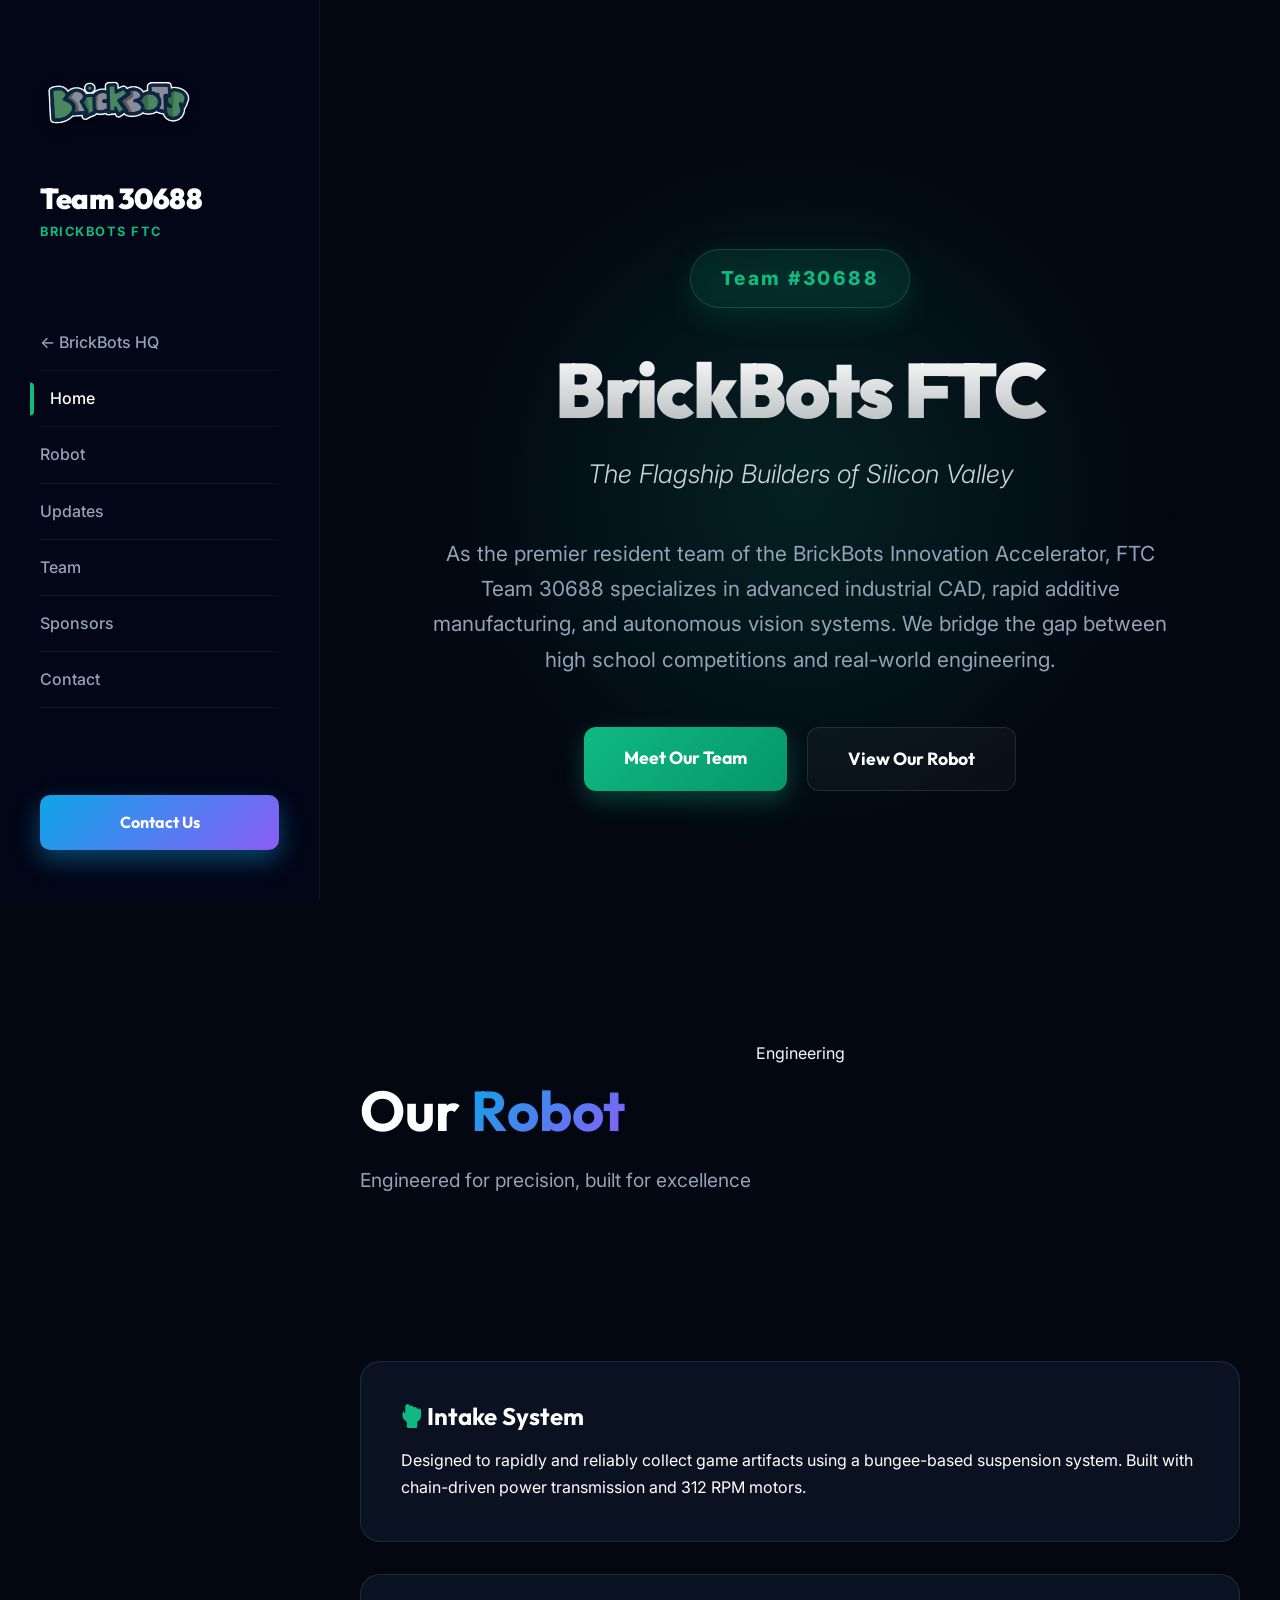
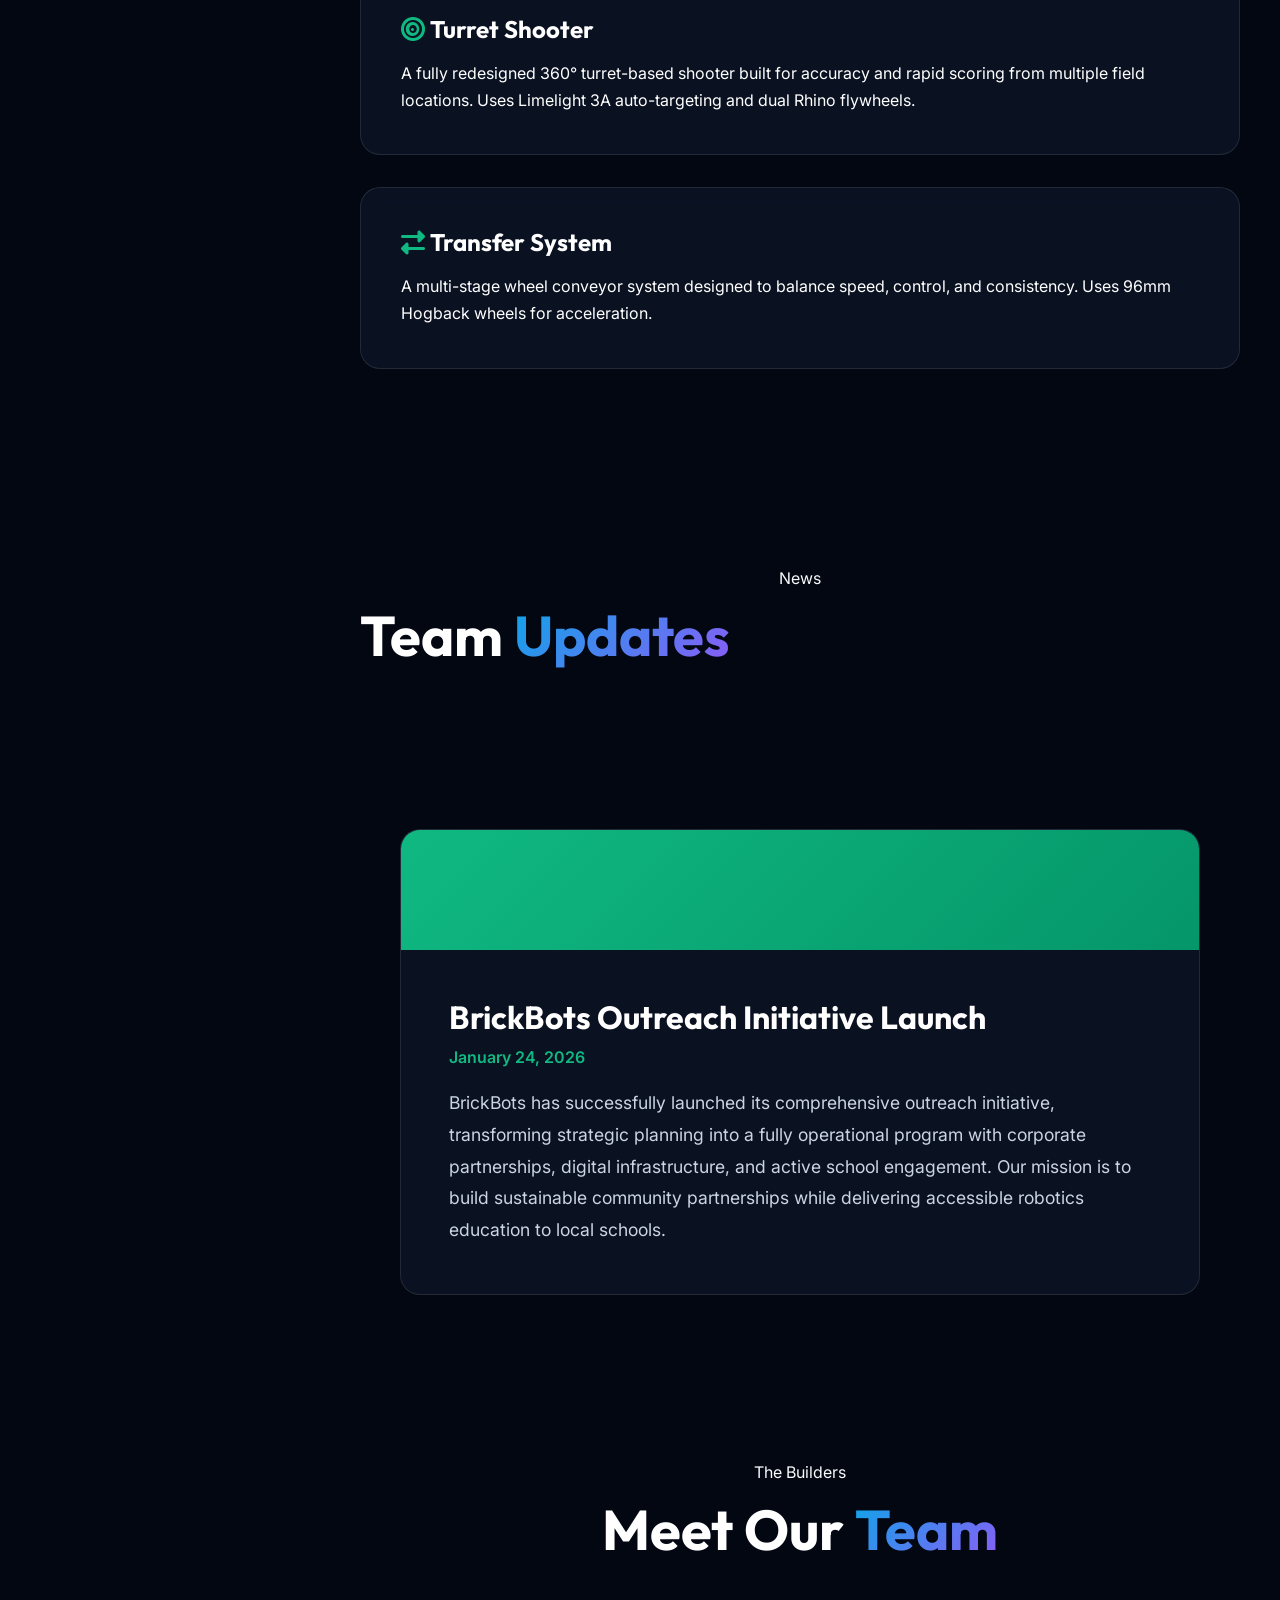
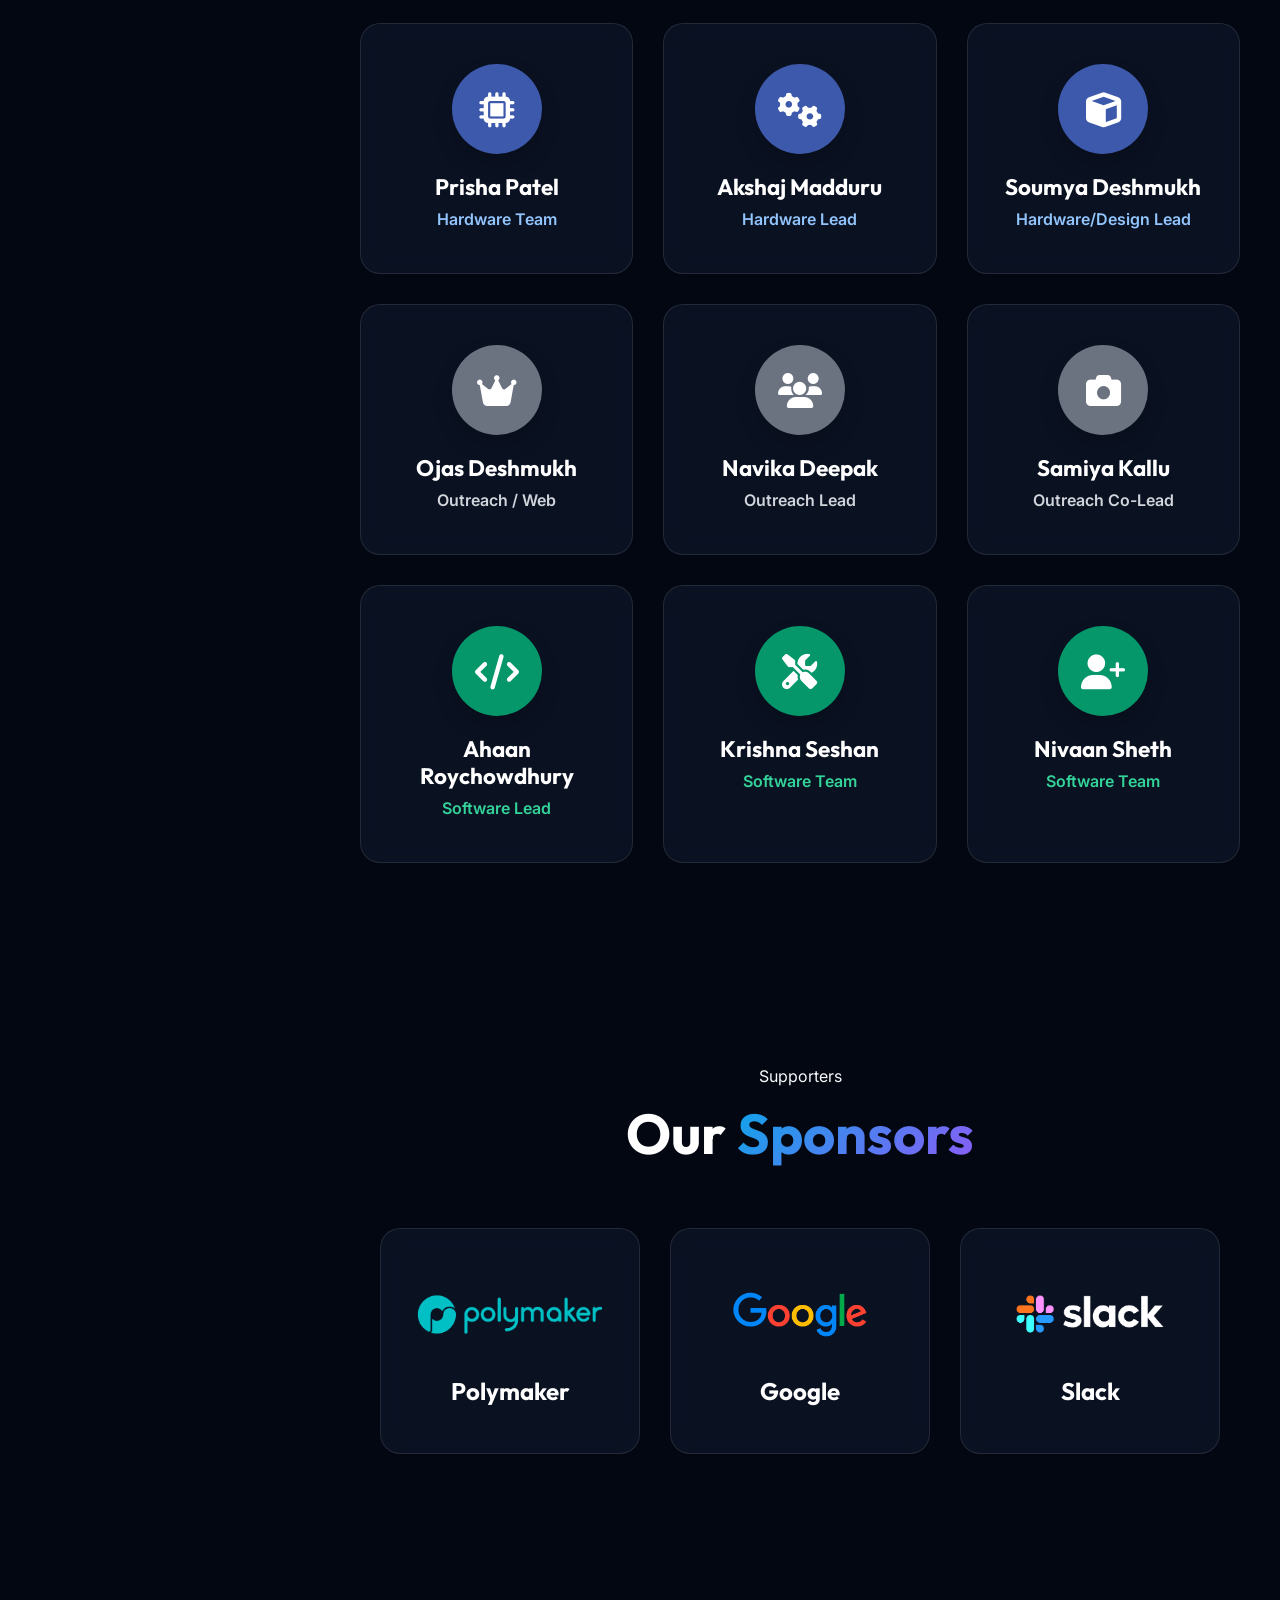
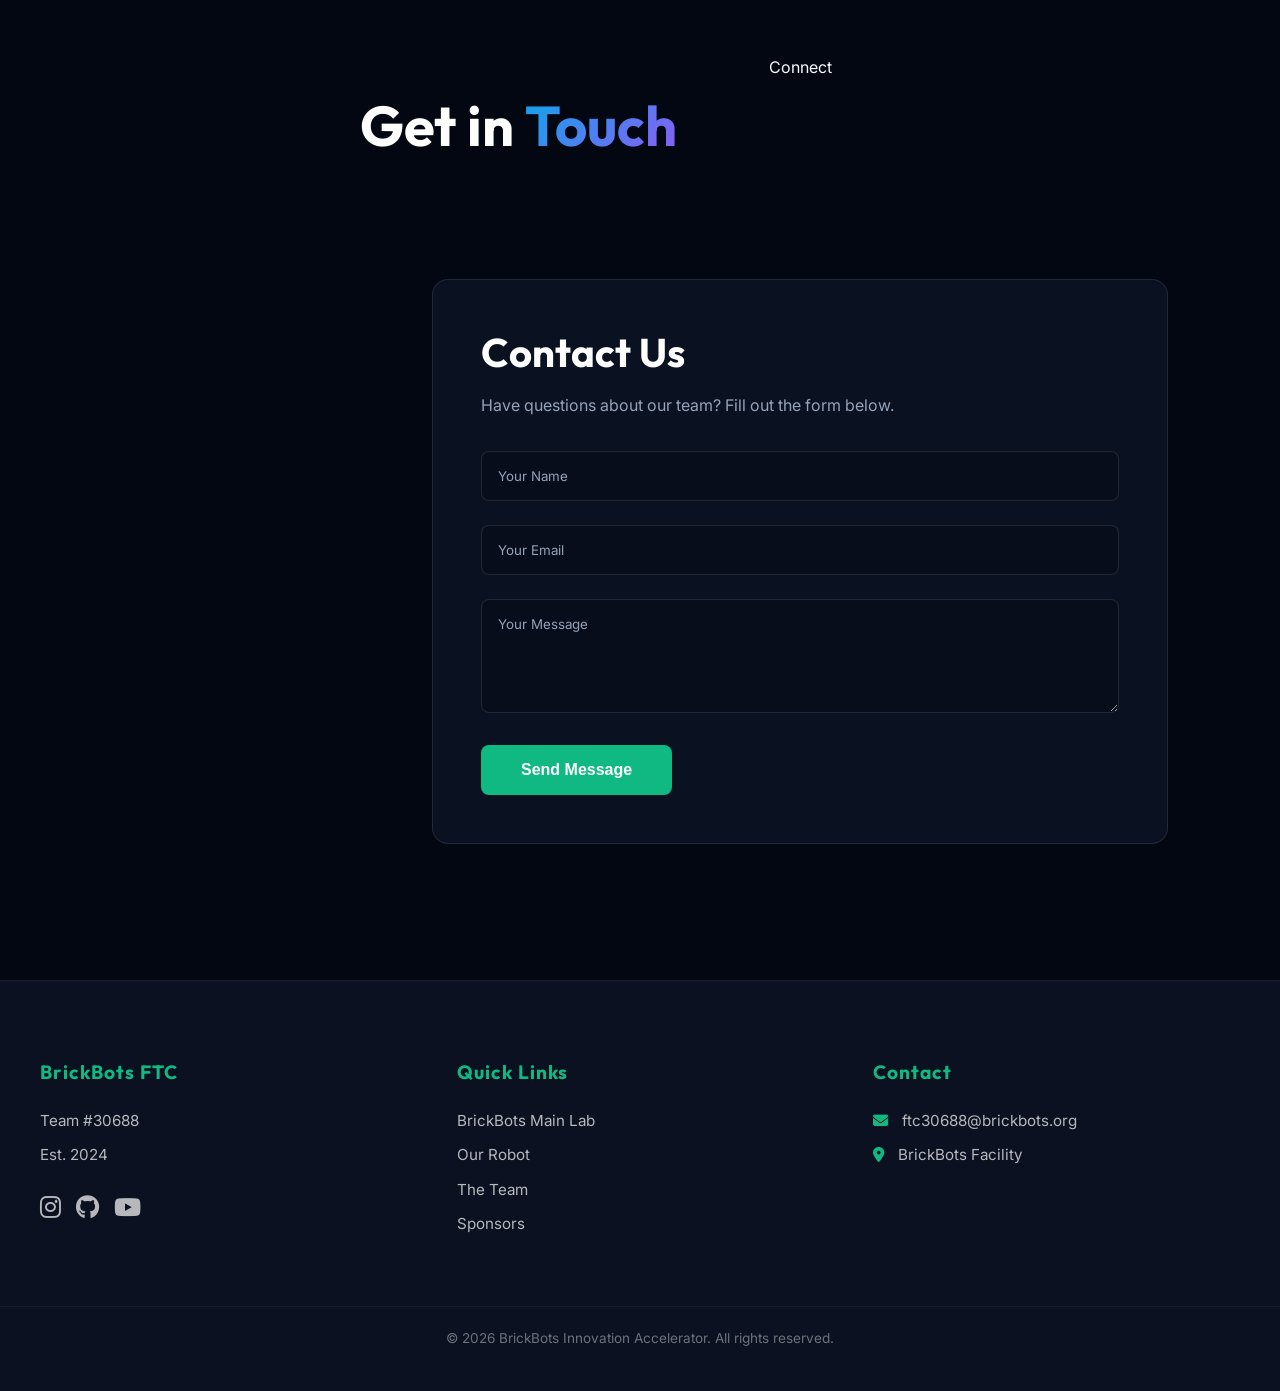
<file: teams/30688/index.html>
<!DOCTYPE html>
<html lang="en">

<head>
    <meta charset="UTF-8">
    <meta name="viewport" content="width=device-width, initial-scale=1.0">
    <title>BrickBots Robotics #30688</title>
    <link rel="icon" type="image/png" href="assets/images/ftcteamlogo.png">

    <!-- Open Graph / Social Sharing -->
    <meta property="og:type" content="website">
    <meta property="og:url" content="https://brickbots.org/teams/30688/">
    <meta property="og:title" content="BrickBots FTC Team #30688 | Robotics Competition">
    <meta property="og:description" content="BrickBots FTC Team #30688 — specializing in advanced CAD, custom fabrication, and autonomous vision systems.">
    <meta property="og:image" content="https://brickbots.org/teams/30688/assets/images/robotphoto.png">
    <meta name="twitter:card" content="summary_large_image">
    <meta name="twitter:title" content="BrickBots FTC Team #30688">
    <meta name="twitter:description" content="BrickBots FTC Team #30688 — specializing in advanced CAD, custom fabrication, and autonomous vision systems.">
    <meta name="twitter:image" content="https://brickbots.org/teams/30688/assets/images/robotphoto.png">

    <!-- External CSS -->
    <link rel="stylesheet" href="../../assets/css/main.css">
    <link rel="stylesheet" href="../../assets/css/team.css">

    <!-- Icons -->
    <link rel="stylesheet" href="https://cdnjs.cloudflare.com/ajax/libs/font-awesome/6.4.0/css/all.min.css">
</head>

<body>
    
    <header class="mobile-header">
        <div class="mobile-logo">TEAM 30688</div>
        <button class="hamburger" onclick="toggleMenu()" aria-label="Toggle Menu">☰</button>
    </header>

    <aside class="sidebar">
        <div class="brand-header">
            <a href="../../index.html">
                <img src="../../assets/images/brickbotsLogo.png" alt="BrickBots Logo"
                    class="brand-logo-img animate-fade-in delay-100">
            </a>
            <h1 class="brand-name animate-fade-in delay-200">Team 30688</h1>
            <div class="brand-tagline animate-fade-in delay-200">BrickBots FTC</div>
        </div>

        <nav class="nav">
            <a href="../../index.html" class="nav-link animate-fade-in delay-300">← BrickBots HQ</a>
            <a href="#home" class="nav-link animate-fade-in delay-300">Home</a>
            <a href="#robot" class="nav-link animate-fade-in delay-300">Robot</a>
            <a href="#updates" class="nav-link animate-fade-in delay-300">Updates</a>
            <a href="#team" class="nav-link animate-fade-in delay-300">Team</a>
            <a href="#sponsors" class="nav-link animate-fade-in delay-300">Sponsors</a>
            <a href="#contact" class="nav-link animate-fade-in delay-300">Contact</a>
        </nav>

        <a href="#contact" class="cta-button animate-fade-in delay-300">Contact Us</a>
    </aside>



    <main class="main">
        <section id="home" class="hero animate-fade-in">
            <div class="hero-content">
                <div class="team-number-badge animate-fade-in delay-100">Team #30688</div>
                <h1 class="animate-fade-in delay-200">BrickBots FTC</h1>
                <div class="hero-subtitle animate-fade-in delay-200">
                    <em>The Flagship Builders of Silicon Valley</em>
                </div>

                <p class="hero-desc animate-fade-in delay-300">
                    As the premier resident team of the BrickBots Innovation Accelerator, FTC Team 30688 specializes in advanced 
                    industrial CAD, rapid additive manufacturing, and autonomous vision systems. We bridge the gap between high school 
                    competitions and real-world engineering.
                </p>

                <div class="hero-actions animate-fade-in delay-300">
                    <a href="#team" class="btn-primary-ftc">Meet Our Team</a>
                    <a href="#robot" class="btn-secondary-ftc">View Our Robot</a>
                </div>
            </div>
        </section>
    
    <!-- ROBOT SECTION -->
    <div id="robot" class="spa-section">
        <section class="hero-section">
       <div class="container">
           <div class="hero-eyebrow" style="text-align: center; display: block; margin-bottom: 10px;">Engineering</div>
           <h2 style="font-size: 3.5rem; margin-bottom: 20px; color: white;" class="hero-heading">Our <span class="gradient-text">Robot</span></h2>
           <p style="font-size: 1.2rem; color: #94a3b8;">Engineered for precision, built for excellence</p>
       </div>
   </section>
   <div class="container" style="padding-top: 4rem; padding-bottom: 4rem;">
       <div class="component-card">
           <h3 style="font-size: 1.5rem; margin-bottom: 1rem; color: #0F172A;"><i class="fas fa-hand-rock" style="color: #10B981;"></i> Intake System</h3>
           <p>Designed to rapidly and reliably collect game artifacts using a bungee-based suspension system. Built with chain-driven power transmission and 312 RPM motors.</p>
       </div>
       <div class="component-card">
           <h3 style="font-size: 1.5rem; margin-bottom: 1rem; color: #0F172A;"><i class="fas fa-bullseye" style="color: #10B981;"></i> Turret Shooter</h3>
           <p>A fully redesigned 360° turret-based shooter built for accuracy and rapid scoring from multiple field locations. Uses Limelight 3A auto-targeting and dual Rhino flywheels.</p>
       </div>
       <div class="component-card">
           <h3 style="font-size: 1.5rem; margin-bottom: 1rem; color: #0F172A;"><i class="fas fa-exchange-alt" style="color: #10B981;"></i> Transfer System</h3>
           <p>A multi-stage wheel conveyor system designed to balance speed, control, and consistency. Uses 96mm Hogback wheels for acceleration.</p>
       </div>
   </div>
    </div>

    <!-- UPDATES SECTION -->
    <div id="updates" class="spa-section">
        <section class="hero-section">
       <div class="hero-eyebrow" style="text-align: center; display: block; margin-bottom: 10px;">News</div>
       <h2 style="font-size: 3.5rem; margin-bottom: 20px; color: white;" class="hero-heading">Team <span class="gradient-text">Updates</span></h2>
   </section>
   <div class="update-card">
       <div style="background: linear-gradient(135deg, #10B981 0%, #059669 100%); height: 120px;"></div>
       <div class="update-content">
           <h2 style="font-size: 2rem;">BrickBots Outreach Initiative Launch</h2>
           <p style="color: #10B981; font-weight: 600; margin-bottom: 1rem;">January 24, 2026</p>
           <p style="font-size: 1.1rem; line-height: 1.8;">BrickBots has successfully launched its comprehensive outreach initiative, transforming strategic planning into a fully operational program with corporate partnerships, digital infrastructure, and active school engagement. Our mission is to build sustainable community partnerships while delivering accessible robotics education to local schools.</p>
       </div>
   </div>
    </div>

    <!-- TEAM SECTION -->
    <div id="team" class="spa-section">
        <section class="team-section">
       <div class="hero-eyebrow" style="text-align: center; display: block; margin-bottom: 10px;">The Builders</div>
       <h2 style="text-align: center; font-size: 3.5rem; margin-bottom: 60px; color: white;" class="hero-heading">Meet Our <span class="gradient-text">Team</span></h2>
       <div class="team-grid">
           <div class="team-card">
               <div class="team-avatar" style="background: #3D59AB;"><i class="fas fa-microchip"></i></div>
               <h3>Prisha Patel</h3>
               <p style="color: #93C5FD; font-weight: 600;">Hardware Team</p>
           </div>
           <div class="team-card">
               <div class="team-avatar" style="background: #3D59AB;"><i class="fas fa-cogs"></i></div>
               <h3>Akshaj Madduru</h3>
               <p style="color: #93C5FD; font-weight: 600;">Hardware Lead</p>
           </div>
           <div class="team-card">
               <div class="team-avatar" style="background: #3D59AB;"><i class="fas fa-cube"></i></div>
               <h3>Soumya Deshmukh</h3>
               <p style="color: #93C5FD; font-weight: 600;">Hardware/Design Lead</p>
           </div>
           <div class="team-card">
               <div class="team-avatar" style="background: #6B7280;"><i class="fas fa-crown"></i></div>
               <h3>Ojas Deshmukh</h3>
               <p style="color: #D1D5DB; font-weight: 600;">Outreach / Web</p>
           </div>
           <div class="team-card">
               <div class="team-avatar" style="background: #6B7280;"><i class="fas fa-users"></i></div>
               <h3>Navika Deepak</h3>
               <p style="color: #D1D5DB; font-weight: 600;">Outreach Lead</p>
           </div>
           <div class="team-card">
               <div class="team-avatar" style="background: #6B7280;"><i class="fas fa-camera"></i></div>
               <h3>Samiya Kallu</h3>
               <p style="color: #D1D5DB; font-weight: 600;">Outreach Co-Lead</p>
           </div>
           <div class="team-card">
               <div class="team-avatar" style="background: #059669;"><i class="fas fa-code"></i></div>
               <h3>Ahaan Roychowdhury</h3>
               <p style="color: #34D399; font-weight: 600;">Software Lead</p>
           </div>
           <div class="team-card">
               <div class="team-avatar" style="background: #059669;"><i class="fas fa-tools"></i></div>
               <h3>Krishna Seshan</h3>
               <p style="color: #34D399; font-weight: 600;">Software Team</p>
           </div>
           <div class="team-card">
               <div class="team-avatar" style="background: #059669;"><i class="fas fa-user-plus"></i></div>
               <h3>Nivaan Sheth</h3>
               <p style="color: #34D399; font-weight: 600;">Software Team</p>
           </div>
       </div>
   </section>
    </div>

    <!-- SPONSORS SECTION -->
    <div id="sponsors" class="spa-section">
        <section style="padding: 140px 0 60px;">
       <div class="hero-eyebrow" style="text-align: center; display: block; margin-bottom: 10px;">Supporters</div>
       <h2 style="text-align: center; font-size: 3.5rem; margin-bottom: 60px; color: white;" class="hero-heading">Our <span class="gradient-text">Sponsors</span></h2>
       <div class="sponsors-grid">
           <div class="sponsor-card">
               <img src="../../assets/images/polymaker.png" alt="Polymaker">
               <h3>Polymaker</h3>
           </div>
           <div class="sponsor-card">
               <img src="../../assets/images/google.png" alt="Google">
               <h3>Google</h3>
           </div>
           <div class="sponsor-card">
               <img src="../../assets/images/slack.png" alt="Slack" style="filter: invert(1) brightness(200%);">
               <h3>Slack</h3>
           </div>
       </div>
   </section>
    </div>

    <!-- CONTACT SECTION -->
    <div id="contact" class="spa-section">
        <section class="hero-section">
       <div class="hero-eyebrow" style="text-align: center; display: block; margin-bottom: 10px;">Connect</div>
       <h2 style="font-size: 3.5rem; margin-bottom: 20px; color: white;" class="hero-heading">Get in <span class="gradient-text">Touch</span></h2>
   </section>
   <div class="contact-section">
       <div class="form-card">
           <h2 style="font-family: var(--font-heading); font-size: 2.5rem; color: white; margin-bottom: 1rem;">Contact Us</h2>
           <p style="color: #94a3b8; margin-bottom: 2rem;">Have questions about our team? Fill out the form below.</p>
           <form id="contactForm">
               <input type="text" id="name" placeholder="Your Name" required>
               <input type="email" id="email" placeholder="Your Email" required>
               <textarea id="message" rows="5" placeholder="Your Message" required></textarea>
               <button type="submit">Send Message</button>
           </form>
       </div>
   </div>
   <script>
       document.getElementById('contactForm').addEventListener('submit', function(e) {
           e.preventDefault();
           alert("Thank you! Your message has been sent.");
       });
   </script>
    </div>

</main>

    <footer>
        <div class="footer-content">
            <div class="footer-col">
                <h3>BrickBots FTC</h3>
                <p>Team #30688</p>
                <p>Est. 2024</p>
                <div style="margin-top: 20px; font-size: 1.5rem; display: flex; gap: 15px;">
                    <a href="#"><i class="fa-brands fa-instagram"></i></a>
                    <a href="#"><i class="fa-brands fa-github"></i></a>
                    <a href="#"><i class="fa-brands fa-youtube"></i></a>
                </div>
            </div>

            <div class="footer-col">
                <h3>Quick Links</h3>
                <p><a href="../../index.html">BrickBots Main Lab</a></p>
                <p><a href="#robot">Our Robot</a></p>
                <p><a href="#team">The Team</a></p>
                <p><a href="#sponsors">Sponsors</a></p>
            </div>

            <div class="footer-col">
                <h3>Contact</h3>
                <p><i class="fa-solid fa-envelope" style="margin-right: 10px; color: var(--ftc-accent);"></i>
                    ftc30688@brickbots.org</p>
                <p><i class="fa-solid fa-location-dot" style="margin-right: 10px; color: var(--ftc-accent);"></i>
                    BrickBots Facility</p>
            </div>
        </div>

        <div
            style="text-align: center; margin-top: 60px; padding-top: 20px; border-top: 1px solid rgba(255,255,255,0.05); color: rgba(255,255,255,0.4); font-size: 0.85rem;">
            &copy; 2026 BrickBots Innovation Accelerator. All rights reserved.
        </div>
    </footer>

    <script>
        function toggleMenu() {
            document.querySelector('.sidebar').classList.toggle('active');
        }
    </script>

    <script>
        document.addEventListener('DOMContentLoaded', () => {
            const sections = document.querySelectorAll('section[id], div[id].spa-section');
            const navLinks = document.querySelectorAll('.sidebar .nav a[href^="#"]');

            const observer = new IntersectionObserver((entries) => {
                entries.forEach(entry => {
                    if (entry.isIntersecting) {
                        const id = entry.target.getAttribute('id');
                        navLinks.forEach(link => {
                            link.classList.remove('active');
                            if (link.getAttribute('href') === '#' + id) {
                                link.classList.add('active');
                            }
                        });
                    }
                });
            }, { threshold: 0.2, rootMargin: "-10% 0px -50% 0px" });

            sections.forEach(section => {
                observer.observe(section);
            });
            
            // Sublte reveal animations
            const revealObserver = new IntersectionObserver((entries) => {
                entries.forEach(entry => {
                    if (entry.isIntersecting) {
                        entry.target.style.opacity = '1';
                        entry.target.style.transform = 'translateY(0)';
                    }
                });
            }, { threshold: 0.1 });

            document.querySelectorAll('section, .spa-section').forEach(section => {
                if(!section.classList.contains('hero')) {
                    section.style.opacity = '0';
                    section.style.transform = 'translateY(20px)';
                    section.style.transition = 'opacity 0.6s ease, transform 0.6s ease';
                    revealObserver.observe(section);
                }
            });
        });
    </script>

</body>


</html>
</file>
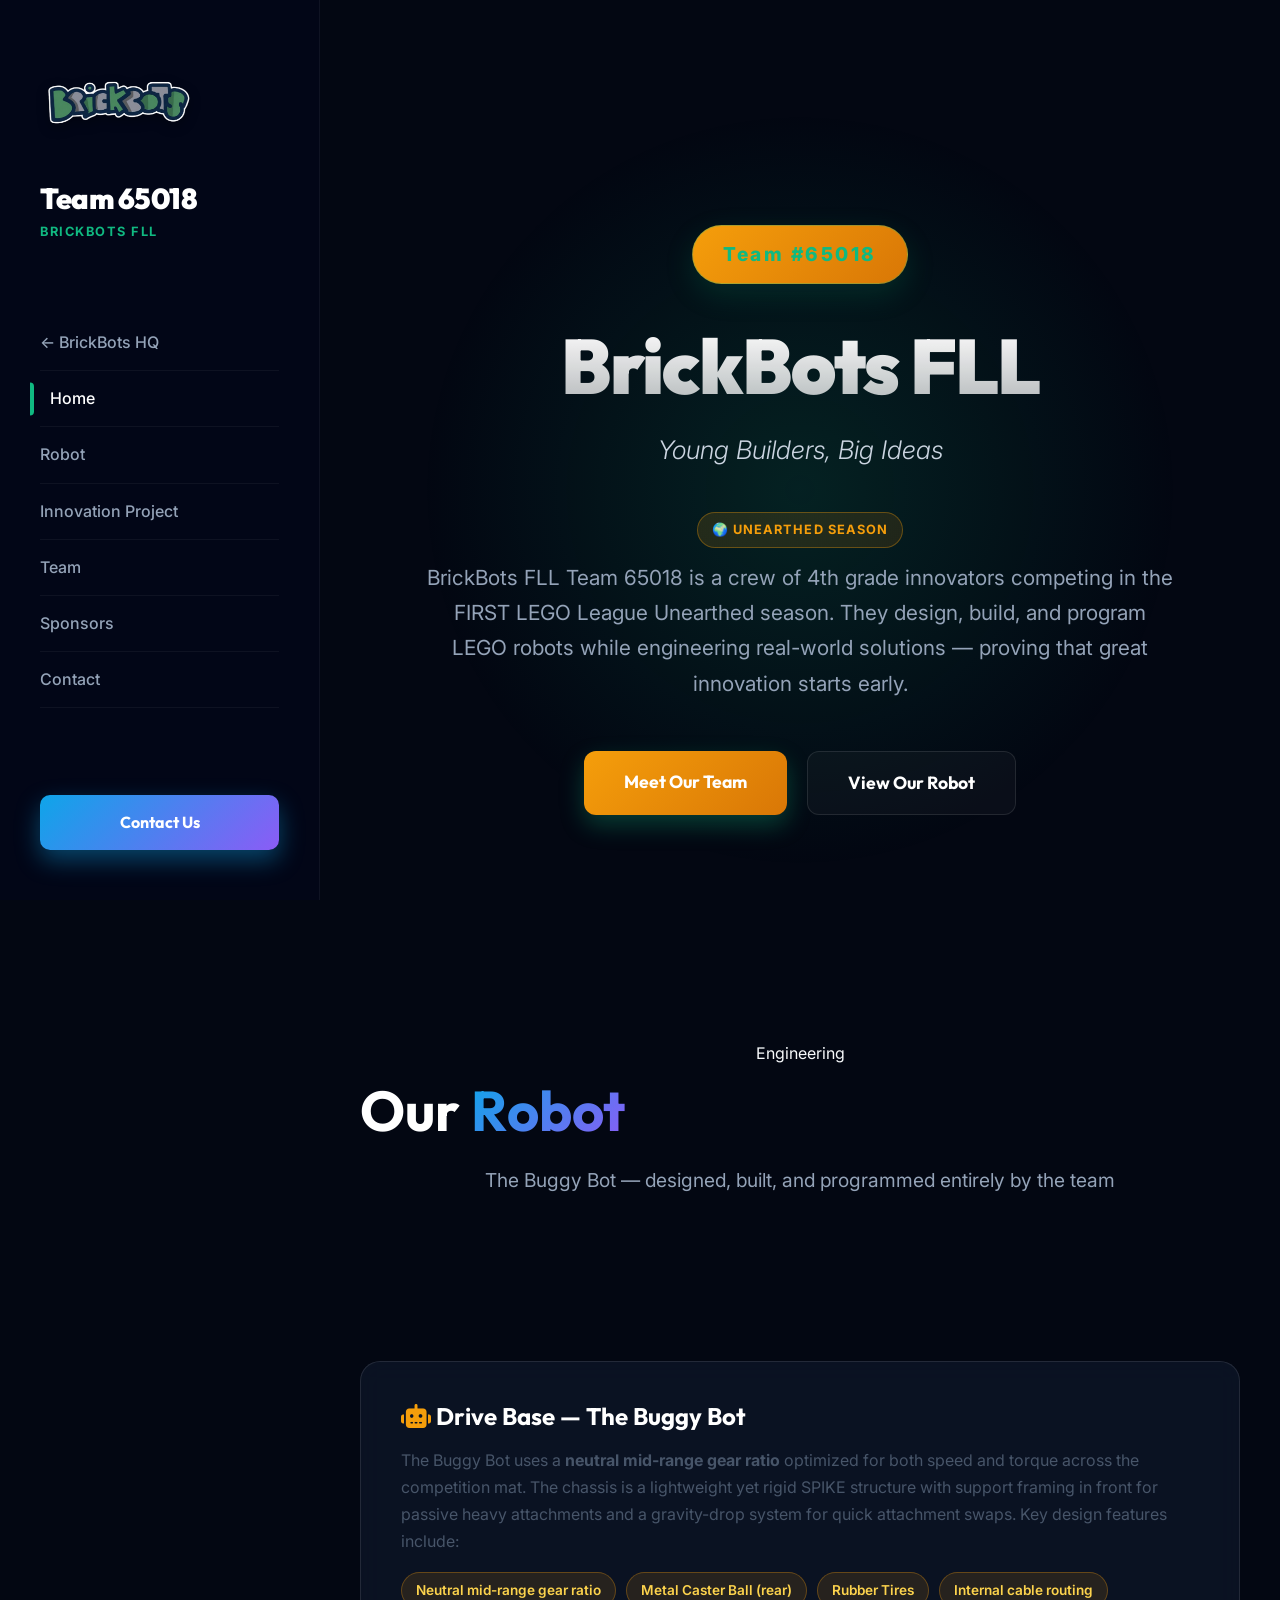
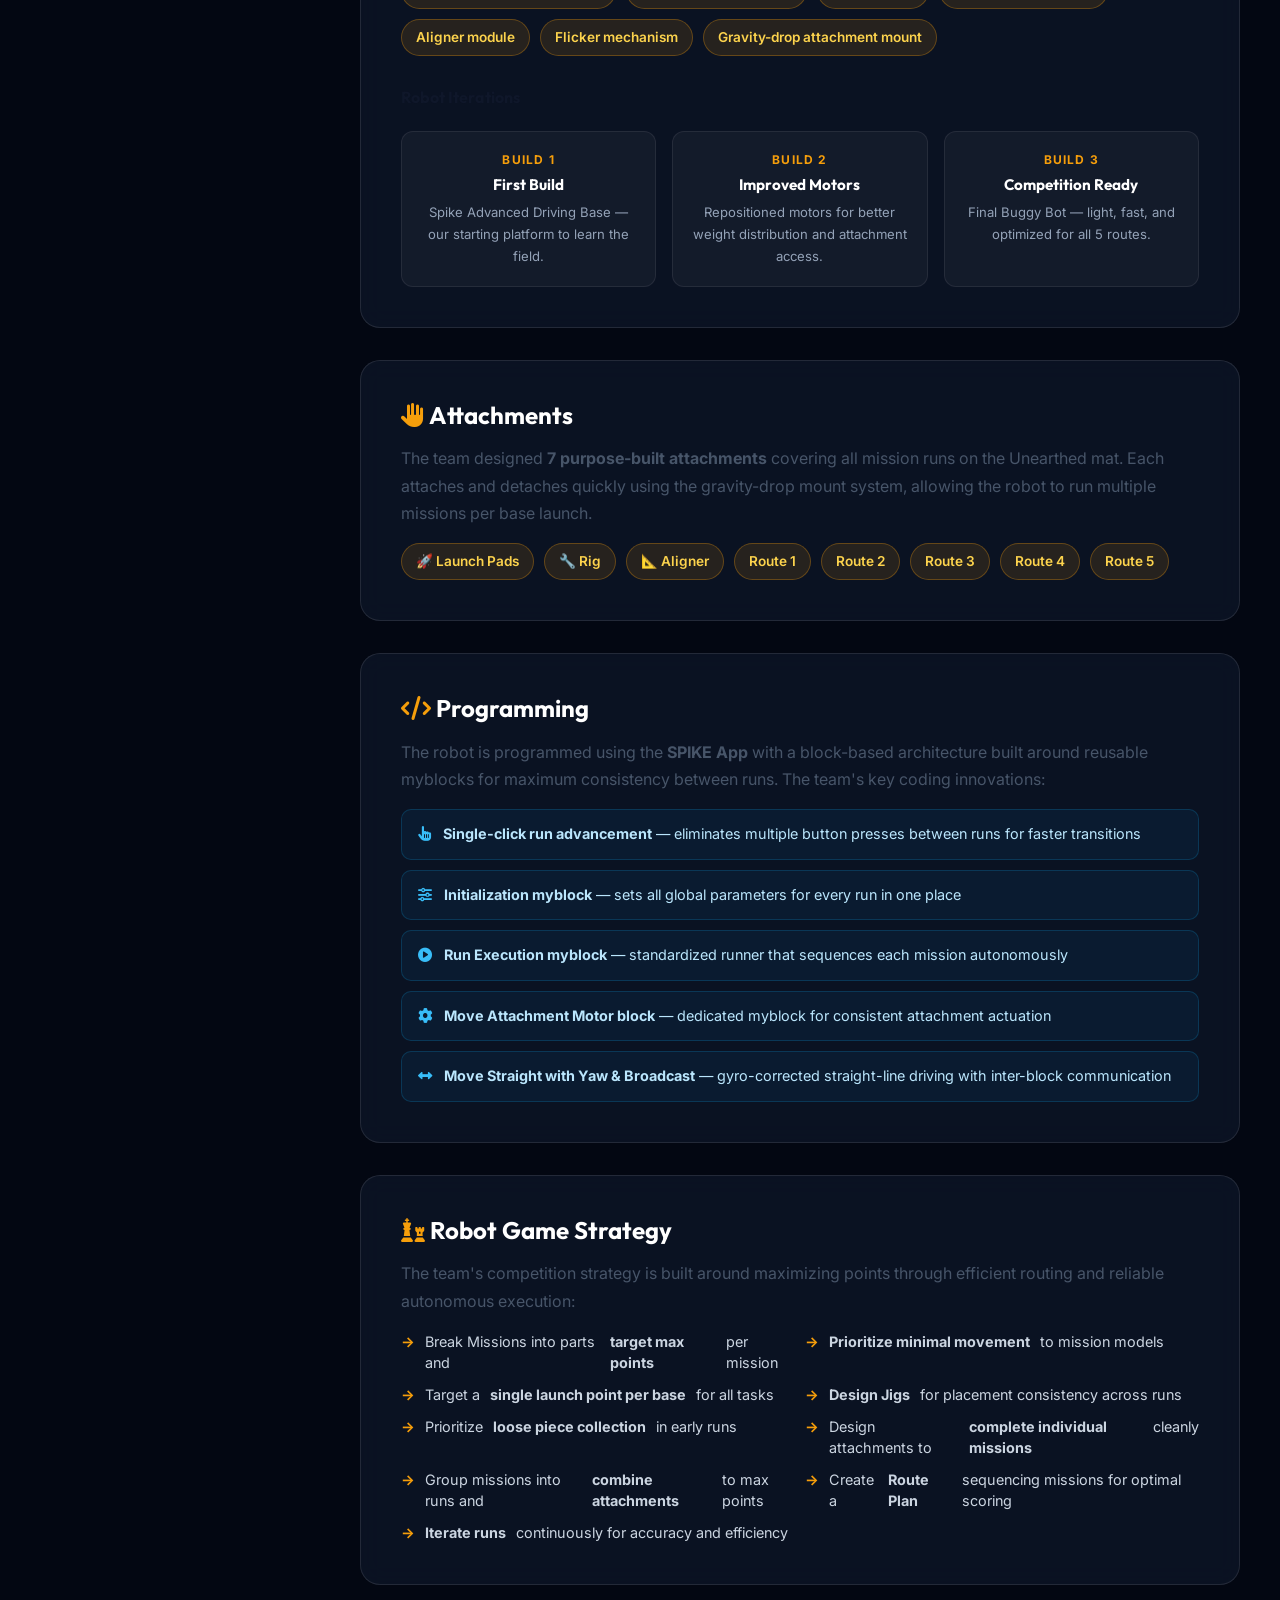
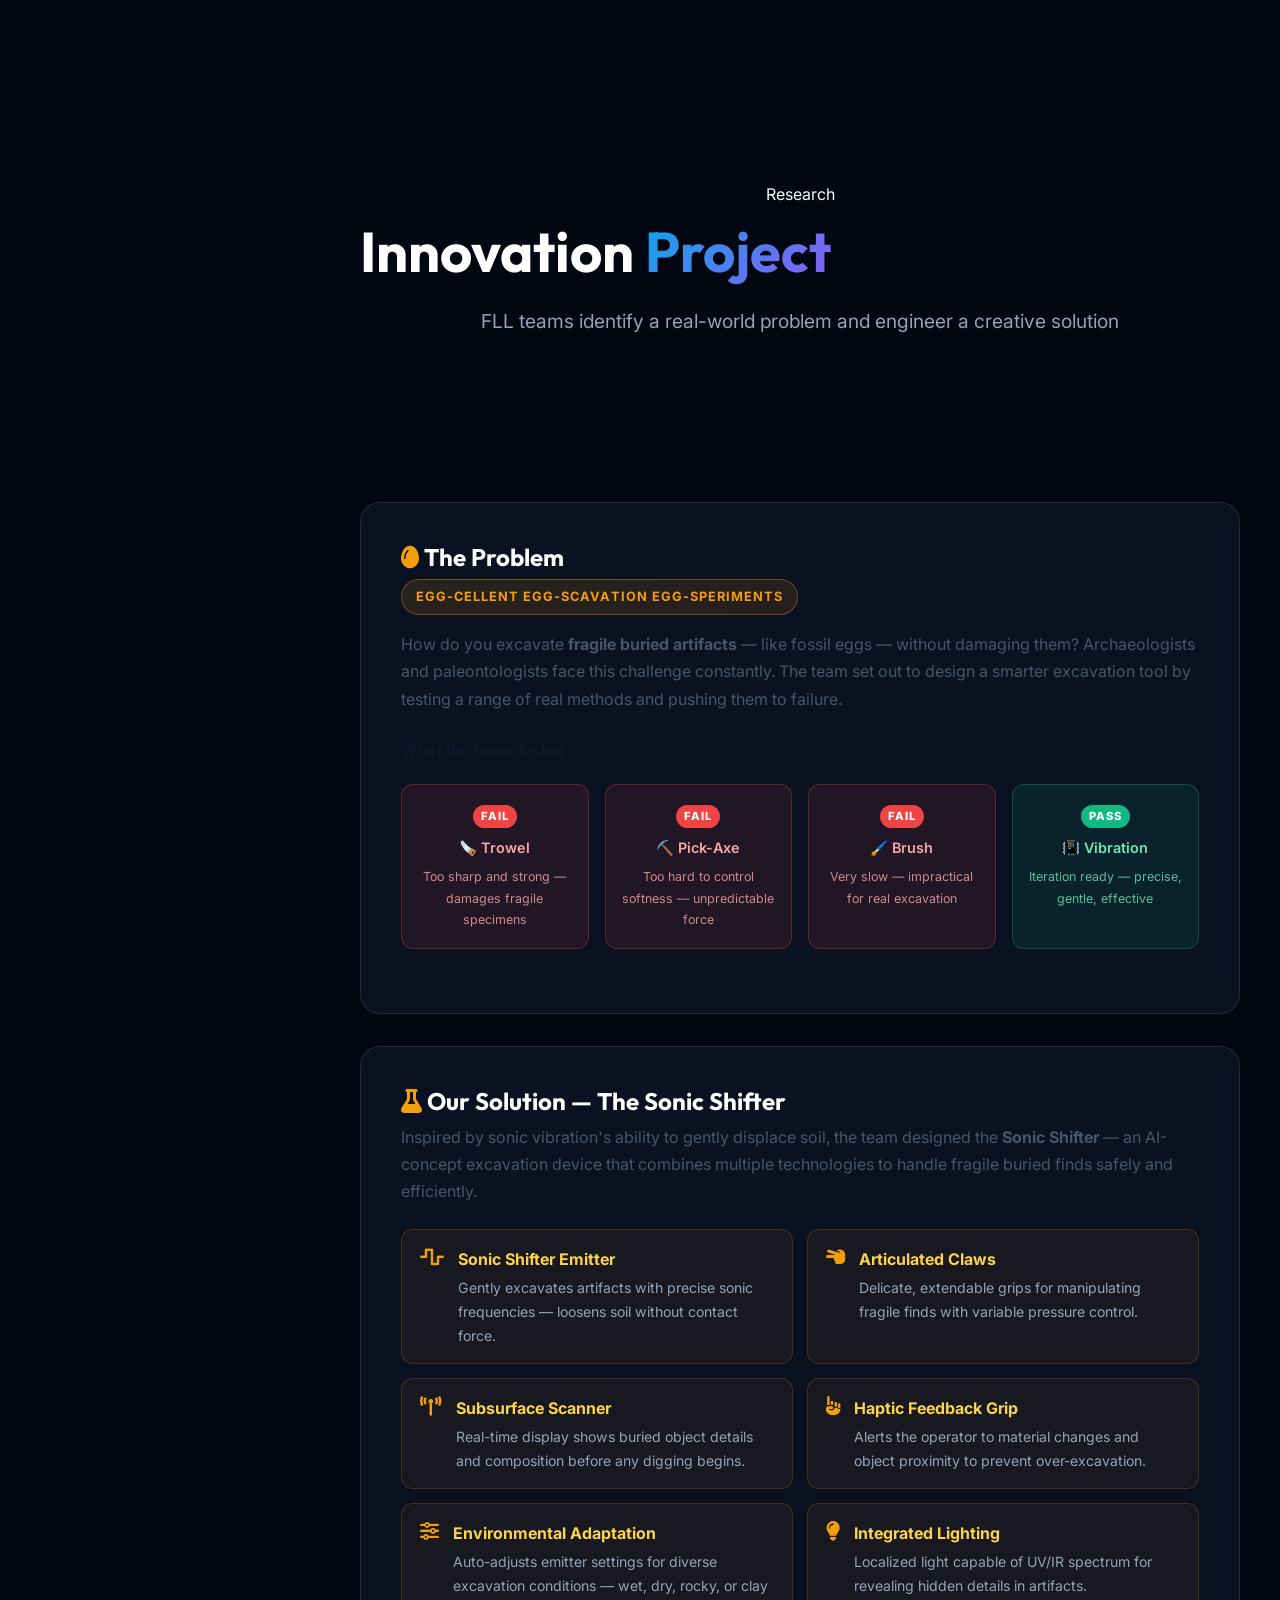
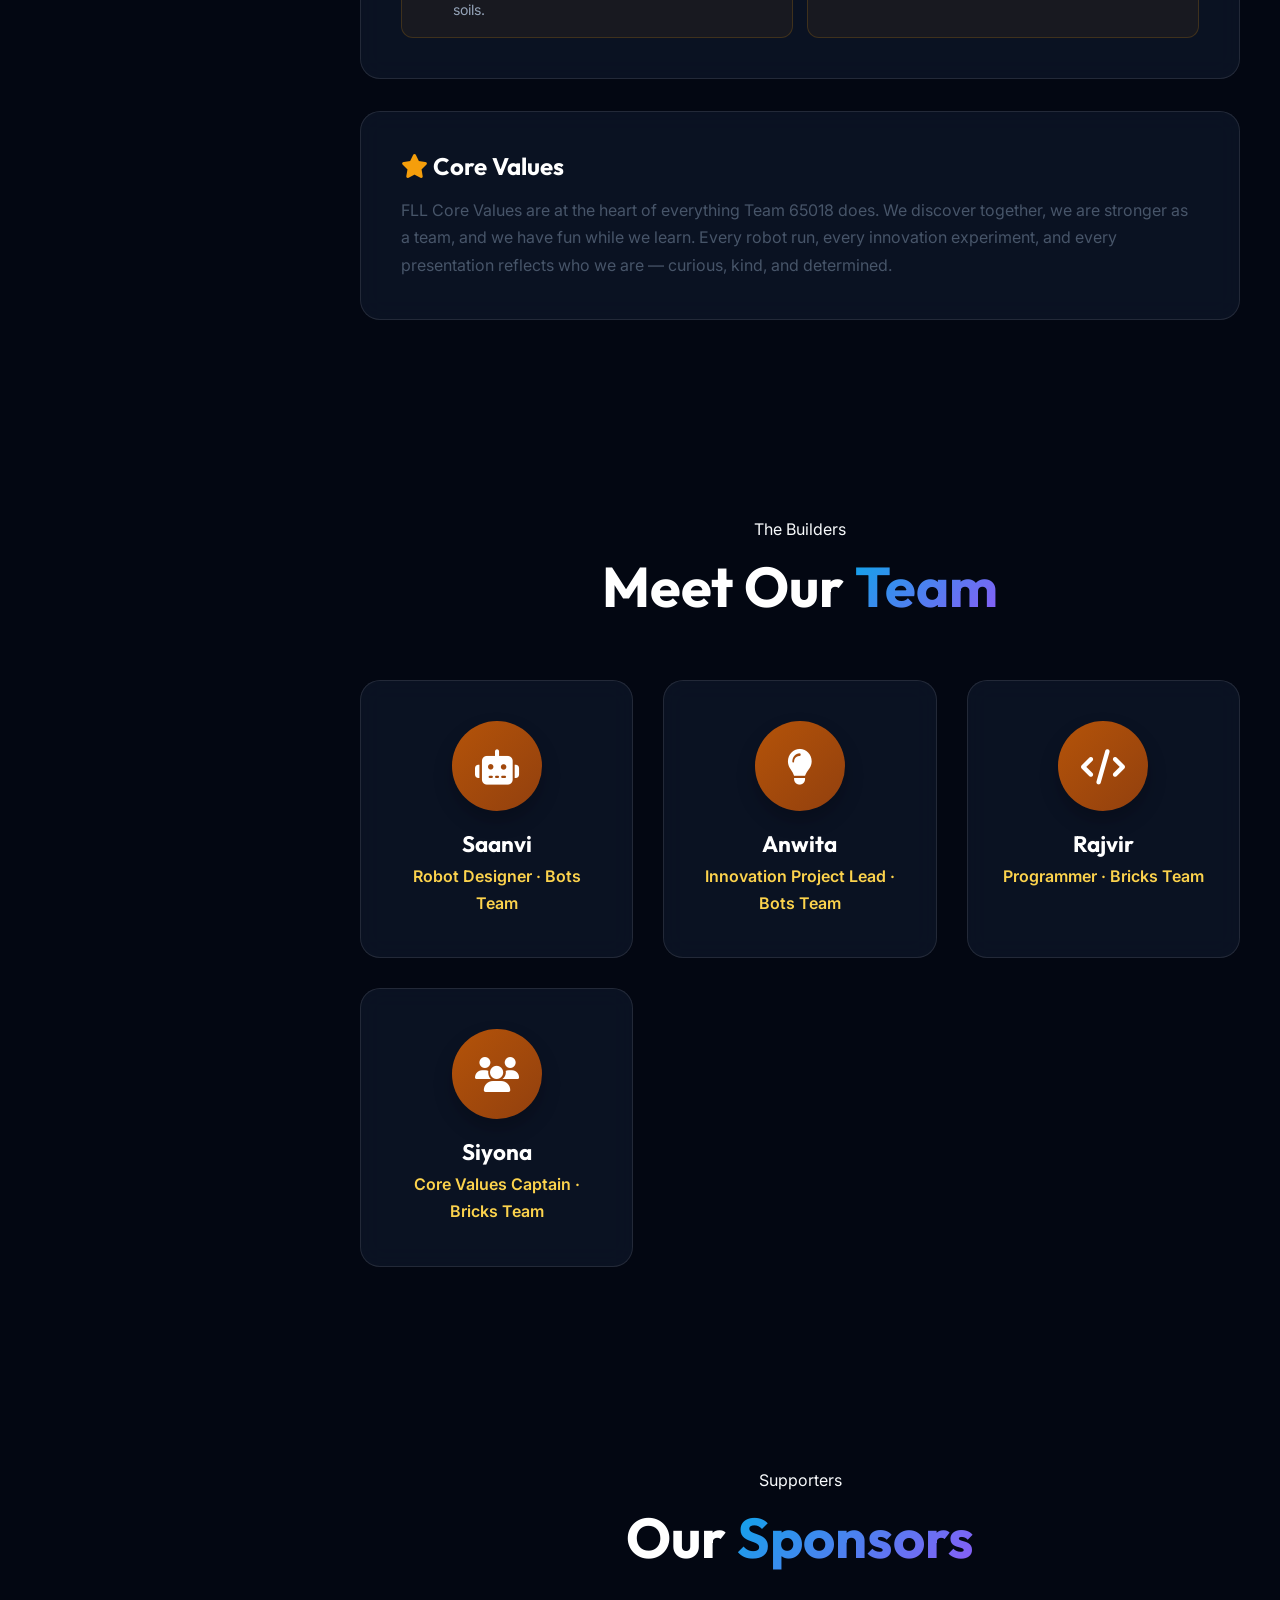
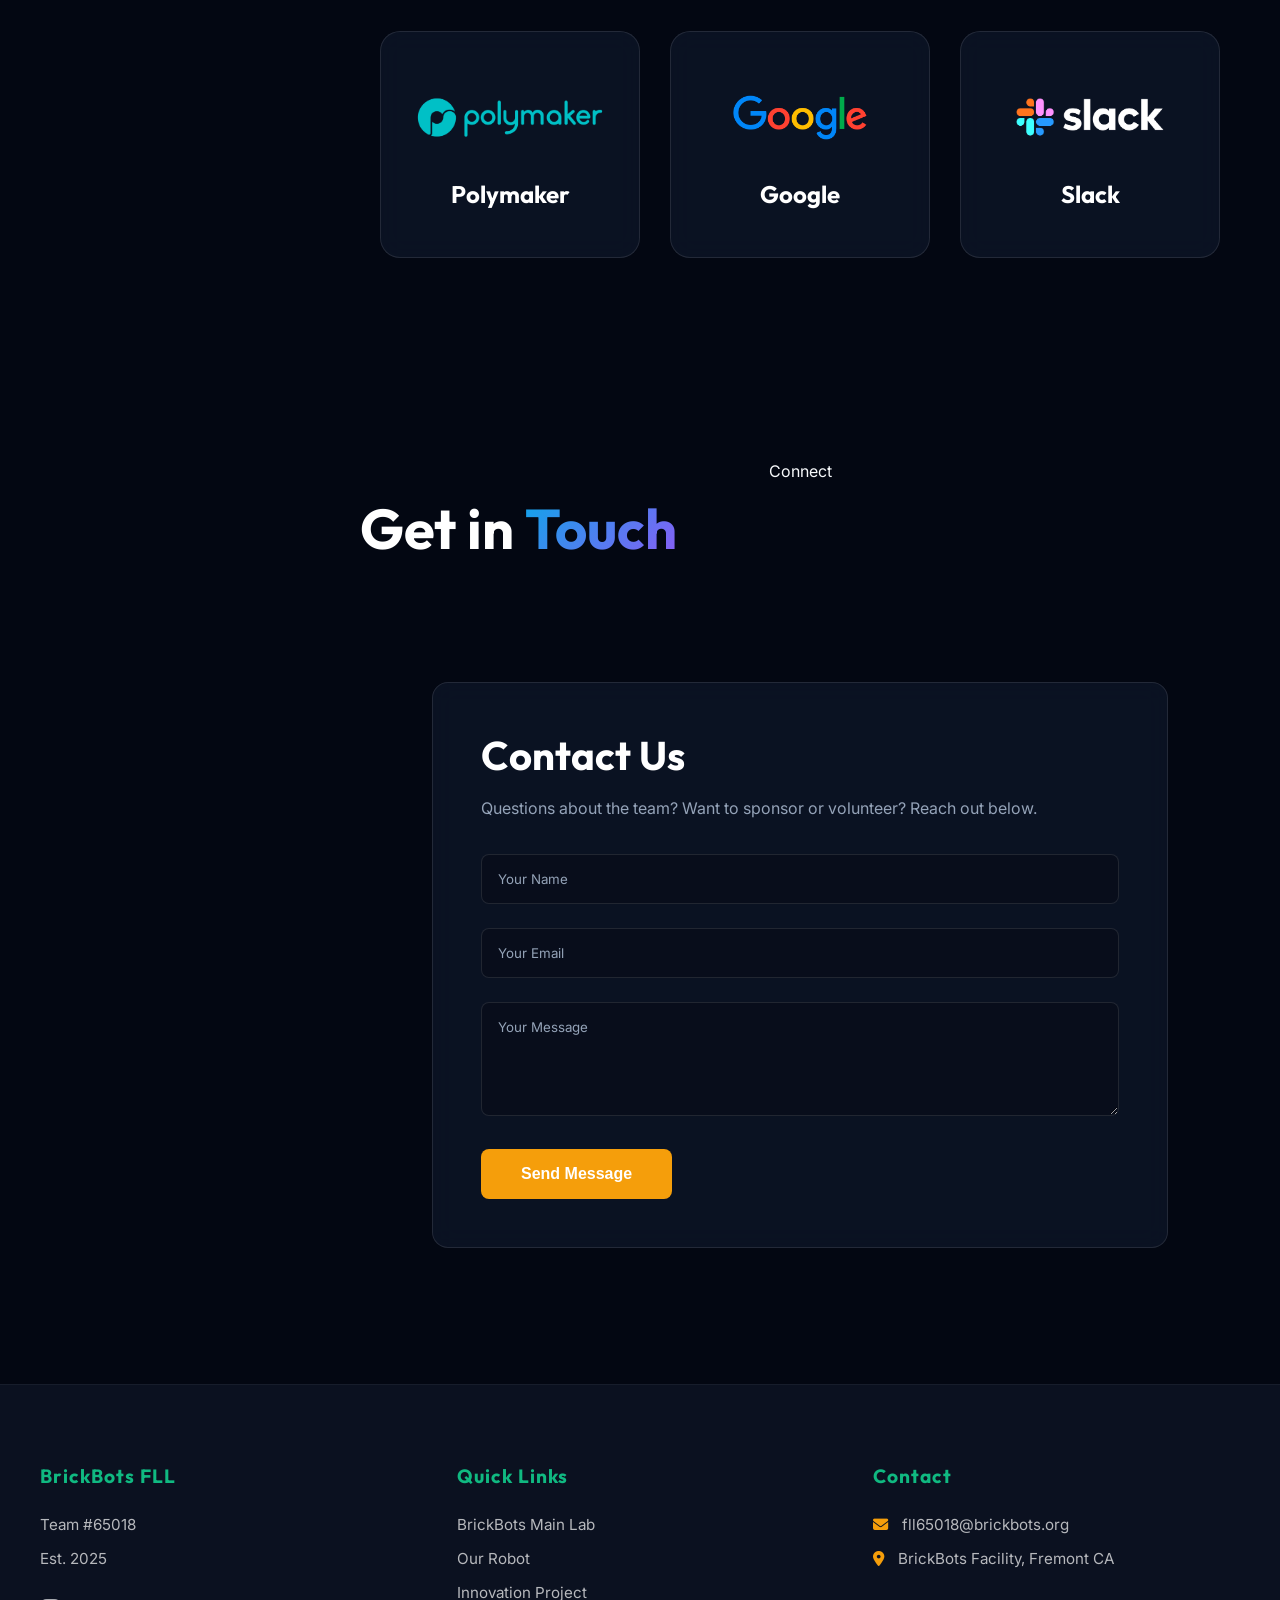
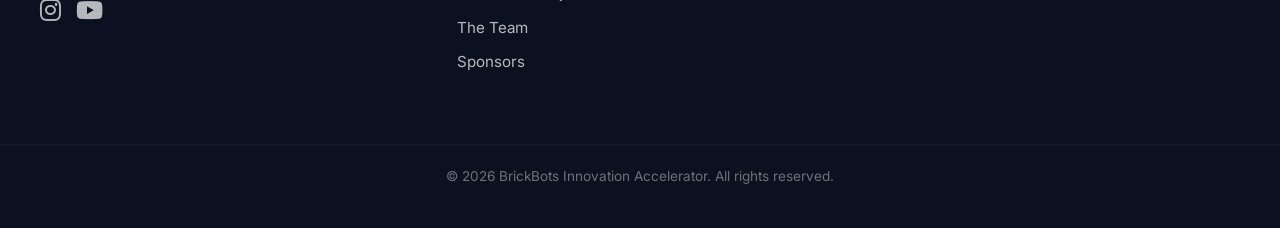
<file: teams/65018/index.html>
<!DOCTYPE html>
<html lang="en">

<head>
    <meta charset="UTF-8">
    <meta name="viewport" content="width=device-width, initial-scale=1.0">
    <title>BrickBots FLL #65018 | Unearthed Season</title>
    <link rel="icon" type="image/png" href="../../assets/images/brickbotsLogo.png">

    <!-- Open Graph / Social Sharing -->
    <meta property="og:type" content="website">
    <meta property="og:url" content="https://brickbots.org/teams/65018/">
    <meta property="og:title" content="BrickBots FLL Team #65018 | Young Builders, Big Ideas">
    <meta property="og:description" content="BrickBots FLL Team #65018 — a crew of 4th grade innovators tackling real-world problems through LEGO robotics, creative research, and teamwork.">
    <meta property="og:image" content="https://brickbots.org/assets/images/brickbotsLogo.png">
    <meta name="twitter:card" content="summary_large_image">
    <meta name="twitter:title" content="BrickBots FLL Team #65018">
    <meta name="twitter:description" content="BrickBots FLL Team #65018 — a crew of 4th grade innovators tackling real-world problems through LEGO robotics, creative research, and teamwork.">
    <meta name="twitter:image" content="https://brickbots.org/assets/images/brickbotsLogo.png">

    <!-- External CSS -->
    <link rel="stylesheet" href="../../assets/css/main.css">
    <link rel="stylesheet" href="../../assets/css/team.css">

    <!-- Icons -->
    <link rel="stylesheet" href="https://cdnjs.cloudflare.com/ajax/libs/font-awesome/6.4.0/css/all.min.css">

    <style>
        /* FLL accent overrides — warm orange/amber palette to differentiate from FTC blue */
        :root {
            --ftc-accent: #f59e0b;
            --ftc-accent-dark: #d97706;
        }
        .team-number-badge {
            background: linear-gradient(135deg, #f59e0b, #d97706);
        }
        .btn-primary-ftc {
            background: linear-gradient(135deg, #f59e0b, #d97706);
        }
        .btn-primary-ftc:hover {
            background: linear-gradient(135deg, #d97706, #b45309);
        }
        .fll-badge {
            display: inline-block;
            background: linear-gradient(135deg, #f59e0b22, #d9770622);
            border: 1px solid #f59e0b55;
            color: #f59e0b;
            padding: 6px 14px;
            border-radius: 20px;
            font-size: 0.8rem;
            font-weight: 700;
            letter-spacing: 0.08em;
            text-transform: uppercase;
            margin-bottom: 12px;
        }

        /* Iteration cards for Innovation Project */
        .iteration-grid {
            display: grid;
            grid-template-columns: repeat(2, 1fr);
            gap: 16px;
            margin: 1.5rem 0;
        }
        @media (min-width: 700px) {
            .iteration-grid { grid-template-columns: repeat(4, 1fr); }
        }
        .iteration-card {
            border-radius: 12px;
            padding: 18px 14px;
            text-align: center;
            font-size: 0.9rem;
            font-weight: 600;
        }
        .iteration-card.fail {
            background: rgba(239,68,68,0.1);
            border: 1.5px solid rgba(239,68,68,0.3);
            color: #fca5a5;
        }
        .iteration-card.pass {
            background: rgba(16,185,129,0.1);
            border: 1.5px solid rgba(16,185,129,0.3);
            color: #6ee7b7;
        }
        .iteration-badge {
            display: inline-block;
            font-size: 0.7rem;
            font-weight: 800;
            letter-spacing: 0.1em;
            padding: 2px 8px;
            border-radius: 20px;
            margin-bottom: 8px;
        }
        .iteration-badge.fail { background: #ef4444; color: white; }
        .iteration-badge.pass { background: #10b981; color: white; }
        .iteration-card p { font-size: 0.78rem; margin-top: 6px; opacity: 0.8; font-weight: 400; }

        /* Solution feature grid */
        .solution-grid {
            display: grid;
            grid-template-columns: 1fr;
            gap: 14px;
            margin-top: 1.5rem;
        }
        @media (min-width: 700px) {
            .solution-grid { grid-template-columns: repeat(2, 1fr); }
        }
        .solution-item {
            display: flex;
            gap: 14px;
            align-items: flex-start;
            background: rgba(245,158,11,0.06);
            border: 1px solid rgba(245,158,11,0.18);
            border-radius: 12px;
            padding: 16px 18px;
        }
        .solution-item i {
            color: #f59e0b;
            font-size: 1.2rem;
            margin-top: 2px;
            flex-shrink: 0;
        }
        .solution-item strong { color: #fcd34d; display: block; margin-bottom: 2px; }
        .solution-item p { color: #94a3b8; font-size: 0.88rem; margin: 0; }

        /* Strategy list */
        .strategy-list {
            list-style: none;
            padding: 0;
            margin: 1rem 0 0;
            display: grid;
            grid-template-columns: 1fr;
            gap: 10px;
        }
        @media (min-width: 700px) {
            .strategy-list { grid-template-columns: repeat(2, 1fr); }
        }
        .strategy-list li {
            display: flex;
            align-items: flex-start;
            gap: 10px;
            color: #cbd5e1;
            font-size: 0.9rem;
            line-height: 1.5;
        }
        .strategy-list li::before {
            content: "→";
            color: #f59e0b;
            font-weight: 700;
            flex-shrink: 0;
        }

        /* Attachment chips */
        .attachment-chips {
            display: flex;
            flex-wrap: wrap;
            gap: 10px;
            margin-top: 1rem;
        }
        .chip {
            background: rgba(245,158,11,0.12);
            border: 1px solid rgba(245,158,11,0.3);
            color: #fcd34d;
            padding: 6px 14px;
            border-radius: 20px;
            font-size: 0.85rem;
            font-weight: 600;
        }

        /* Iteration timeline */
        .robot-iteration-grid {
            display: grid;
            grid-template-columns: repeat(3, 1fr);
            gap: 16px;
            margin-top: 1.5rem;
        }
        .robot-iteration-card {
            background: rgba(255,255,255,0.04);
            border: 1px solid rgba(255,255,255,0.08);
            border-radius: 12px;
            padding: 18px;
            text-align: center;
        }
        .robot-iteration-card .step-num {
            font-size: 0.75rem;
            font-weight: 700;
            letter-spacing: 0.1em;
            color: #f59e0b;
            margin-bottom: 6px;
            text-transform: uppercase;
        }
        .robot-iteration-card h4 { color: white; font-size: 0.95rem; margin-bottom: 6px; }
        .robot-iteration-card p { color: #94a3b8; font-size: 0.82rem; }

        /* Code myblock chips */
        .myblock-list {
            display: flex;
            flex-direction: column;
            gap: 10px;
            margin-top: 1rem;
        }
        .myblock-item {
            display: flex;
            align-items: center;
            gap: 12px;
            background: rgba(14,165,233,0.07);
            border: 1px solid rgba(14,165,233,0.2);
            border-radius: 10px;
            padding: 12px 16px;
            color: #bae6fd;
            font-size: 0.9rem;
        }
        .myblock-item i { color: #38bdf8; flex-shrink: 0; }
    </style>
</head>

<body>

    <header class="mobile-header">
        <div class="mobile-logo">TEAM 65018</div>
        <button class="hamburger" onclick="toggleMenu()" aria-label="Toggle Menu">☰</button>
    </header>

    <aside class="sidebar">
        <div class="brand-header">
            <a href="../../index.html">
                <img src="../../assets/images/brickbotsLogo.png" alt="BrickBots Logo"
                    class="brand-logo-img animate-fade-in delay-100">
            </a>
            <h1 class="brand-name animate-fade-in delay-200">Team 65018</h1>
            <div class="brand-tagline animate-fade-in delay-200">BrickBots FLL</div>
        </div>

        <nav class="nav">
            <a href="../../index.html" class="nav-link animate-fade-in delay-300">← BrickBots HQ</a>
            <a href="#home" class="nav-link animate-fade-in delay-300">Home</a>
            <a href="#robot" class="nav-link animate-fade-in delay-300">Robot</a>
            <a href="#project" class="nav-link animate-fade-in delay-300">Innovation Project</a>
            <a href="#team" class="nav-link animate-fade-in delay-300">Team</a>
            <a href="#sponsors" class="nav-link animate-fade-in delay-300">Sponsors</a>
            <a href="#contact" class="nav-link animate-fade-in delay-300">Contact</a>
        </nav>

        <a href="#contact" class="cta-button animate-fade-in delay-300">Contact Us</a>
    </aside>


    <main class="main">

        <!-- HOME / HERO -->
        <section id="home" class="hero animate-fade-in">
            <div class="hero-content">
                <div class="team-number-badge animate-fade-in delay-100">Team #65018</div>
                <h1 class="animate-fade-in delay-200">BrickBots FLL</h1>
                <div class="hero-subtitle animate-fade-in delay-200">
                    <em>Young Builders, Big Ideas</em>
                </div>
                <div class="fll-badge animate-fade-in delay-200">🌍 Unearthed Season</div>

                <p class="hero-desc animate-fade-in delay-300">
                    BrickBots FLL Team 65018 is a crew of 4th grade innovators competing in the FIRST LEGO League
                    Unearthed season. They design, build, and program LEGO robots while engineering real-world
                    solutions — proving that great innovation starts early.
                </p>

                <div class="hero-actions animate-fade-in delay-300">
                    <a href="#team" class="btn-primary-ftc">Meet Our Team</a>
                    <a href="#robot" class="btn-secondary-ftc">View Our Robot</a>
                </div>
            </div>
        </section>

        <!-- ROBOT SECTION -->
        <div id="robot" class="spa-section">
            <section class="hero-section">
                <div class="container">
                    <div class="hero-eyebrow" style="text-align: center; display: block; margin-bottom: 10px;">Engineering</div>
                    <h2 style="font-size: 3.5rem; margin-bottom: 20px; color: white;" class="hero-heading">Our <span class="gradient-text">Robot</span></h2>
                    <p style="font-size: 1.2rem; color: #94a3b8; text-align: center;">The Buggy Bot — designed, built, and programmed entirely by the team</p>
                </div>
            </section>
            <div class="container" style="padding-top: 4rem; padding-bottom: 4rem;">

                <div class="component-card">
                    <h3 style="font-size: 1.5rem; margin-bottom: 1rem; color: #0F172A;">
                        <i class="fas fa-robot" style="color: #f59e0b;"></i> Drive Base — The Buggy Bot
                    </h3>
                    <p style="color: #475569; margin-bottom: 1rem;">
                        The Buggy Bot uses a <strong>neutral mid-range gear ratio</strong> optimized for both speed and torque across the competition mat. The chassis is a lightweight yet rigid SPIKE structure with support framing in front for passive heavy attachments and a gravity-drop system for quick attachment swaps. Key design features include:
                    </p>
                    <div class="attachment-chips">
                        <span class="chip">Neutral mid-range gear ratio</span>
                        <span class="chip">Metal Caster Ball (rear)</span>
                        <span class="chip">Rubber Tires</span>
                        <span class="chip">Internal cable routing</span>
                        <span class="chip">Aligner module</span>
                        <span class="chip">Flicker mechanism</span>
                        <span class="chip">Gravity-drop attachment mount</span>
                    </div>

                    <h4 style="margin-top: 2rem; margin-bottom: 0.75rem; color: #0F172A;">Robot Iterations</h4>
                    <div class="robot-iteration-grid">
                        <div class="robot-iteration-card">
                            <div class="step-num">Build 1</div>
                            <h4>First Build</h4>
                            <p>Spike Advanced Driving Base — our starting platform to learn the field.</p>
                        </div>
                        <div class="robot-iteration-card">
                            <div class="step-num">Build 2</div>
                            <h4>Improved Motors</h4>
                            <p>Repositioned motors for better weight distribution and attachment access.</p>
                        </div>
                        <div class="robot-iteration-card">
                            <div class="step-num">Build 3</div>
                            <h4>Competition Ready</h4>
                            <p>Final Buggy Bot — light, fast, and optimized for all 5 routes.</p>
                        </div>
                    </div>
                </div>

                <div class="component-card">
                    <h3 style="font-size: 1.5rem; margin-bottom: 1rem; color: #0F172A;">
                        <i class="fas fa-hand-paper" style="color: #f59e0b;"></i> Attachments
                    </h3>
                    <p style="color: #475569; margin-bottom: 1rem;">
                        The team designed <strong>7 purpose-built attachments</strong> covering all mission runs on the Unearthed mat. Each attaches and detaches quickly using the gravity-drop mount system, allowing the robot to run multiple missions per base launch.
                    </p>
                    <div class="attachment-chips">
                        <span class="chip">🚀 Launch Pads</span>
                        <span class="chip">🔧 Rig</span>
                        <span class="chip">📐 Aligner</span>
                        <span class="chip">Route 1</span>
                        <span class="chip">Route 2</span>
                        <span class="chip">Route 3</span>
                        <span class="chip">Route 4</span>
                        <span class="chip">Route 5</span>
                    </div>
                </div>

                <div class="component-card">
                    <h3 style="font-size: 1.5rem; margin-bottom: 1rem; color: #0F172A;">
                        <i class="fas fa-code" style="color: #f59e0b;"></i> Programming
                    </h3>
                    <p style="color: #475569; margin-bottom: 1rem;">
                        The robot is programmed using the <strong>SPIKE App</strong> with a block-based architecture built around reusable myblocks for maximum consistency between runs. The team's key coding innovations:
                    </p>
                    <div class="myblock-list">
                        <div class="myblock-item">
                            <i class="fas fa-hand-pointer"></i>
                            <span><strong>Single-click run advancement</strong> — eliminates multiple button presses between runs for faster transitions</span>
                        </div>
                        <div class="myblock-item">
                            <i class="fas fa-sliders-h"></i>
                            <span><strong>Initialization myblock</strong> — sets all global parameters for every run in one place</span>
                        </div>
                        <div class="myblock-item">
                            <i class="fas fa-play-circle"></i>
                            <span><strong>Run Execution myblock</strong> — standardized runner that sequences each mission autonomously</span>
                        </div>
                        <div class="myblock-item">
                            <i class="fas fa-cog"></i>
                            <span><strong>Move Attachment Motor block</strong> — dedicated myblock for consistent attachment actuation</span>
                        </div>
                        <div class="myblock-item">
                            <i class="fas fa-arrows-alt-h"></i>
                            <span><strong>Move Straight with Yaw & Broadcast</strong> — gyro-corrected straight-line driving with inter-block communication</span>
                        </div>
                    </div>
                </div>

                <div class="component-card">
                    <h3 style="font-size: 1.5rem; margin-bottom: 1rem; color: #0F172A;">
                        <i class="fas fa-chess" style="color: #f59e0b;"></i> Robot Game Strategy
                    </h3>
                    <p style="color: #475569; margin-bottom: 1rem;">
                        The team's competition strategy is built around maximizing points through efficient routing and reliable autonomous execution:
                    </p>
                    <ul class="strategy-list">
                        <li>Break Missions into parts and <strong>target max points</strong> per mission</li>
                        <li><strong>Prioritize minimal movement</strong> to mission models</li>
                        <li>Target a <strong>single launch point per base</strong> for all tasks</li>
                        <li><strong>Design Jigs</strong> for placement consistency across runs</li>
                        <li>Prioritize <strong>loose piece collection</strong> in early runs</li>
                        <li>Design attachments to <strong>complete individual missions</strong> cleanly</li>
                        <li>Group missions into runs and <strong>combine attachments</strong> to max points</li>
                        <li>Create a <strong>Route Plan</strong> sequencing missions for optimal scoring</li>
                        <li><strong>Iterate runs</strong> continuously for accuracy and efficiency</li>
                    </ul>
                </div>

            </div>
        </div>

        <!-- INNOVATION PROJECT SECTION -->
        <div id="project" class="spa-section">
            <section class="hero-section">
                <div class="hero-eyebrow" style="text-align: center; display: block; margin-bottom: 10px;">Research</div>
                <h2 style="font-size: 3.5rem; margin-bottom: 20px; color: white;" class="hero-heading">Innovation <span class="gradient-text">Project</span></h2>
                <p style="font-size: 1.2rem; color: #94a3b8; text-align: center; max-width: 700px; margin: 0 auto;">FLL teams identify a real-world problem and engineer a creative solution</p>
            </section>
            <div class="container" style="padding-top: 4rem; padding-bottom: 4rem;">

                <div class="component-card">
                    <h3 style="font-size: 1.5rem; margin-bottom: 0.5rem; color: #0F172A;">
                        <i class="fas fa-egg" style="color: #f59e0b;"></i> The Problem
                    </h3>
                    <div class="fll-badge" style="margin-bottom: 1rem;">Egg-cellent Egg-scavation Egg-speriments</div>
                    <p style="color: #475569;">
                        How do you excavate <strong>fragile buried artifacts</strong> — like fossil eggs — without damaging them? Archaeologists and paleontologists face this challenge constantly. The team set out to design a smarter excavation tool by testing a range of real methods and pushing them to failure.
                    </p>

                    <h4 style="margin-top: 1.75rem; margin-bottom: 0.75rem; color: #0F172A;">What the Team Tested</h4>
                    <div class="iteration-grid">
                        <div class="iteration-card fail">
                            <span class="iteration-badge fail">FAIL</span>
                            <div>🪚 Trowel</div>
                            <p>Too sharp and strong — damages fragile specimens</p>
                        </div>
                        <div class="iteration-card fail">
                            <span class="iteration-badge fail">FAIL</span>
                            <div>⛏️ Pick-Axe</div>
                            <p>Too hard to control softness — unpredictable force</p>
                        </div>
                        <div class="iteration-card fail">
                            <span class="iteration-badge fail">FAIL</span>
                            <div>🖌️ Brush</div>
                            <p>Very slow — impractical for real excavation</p>
                        </div>
                        <div class="iteration-card pass">
                            <span class="iteration-badge pass">PASS</span>
                            <div>📳 Vibration</div>
                            <p>Iteration ready — precise, gentle, effective</p>
                        </div>
                    </div>
                </div>

                <div class="component-card">
                    <h3 style="font-size: 1.5rem; margin-bottom: 0.5rem; color: #0F172A;">
                        <i class="fas fa-flask" style="color: #f59e0b;"></i> Our Solution — The Sonic Shifter
                    </h3>
                    <p style="color: #475569; margin-bottom: 1.25rem;">
                        Inspired by sonic vibration's ability to gently displace soil, the team designed the <strong>Sonic Shifter</strong> — an AI-concept excavation device that combines multiple technologies to handle fragile buried finds safely and efficiently.
                    </p>
                    <div class="solution-grid">
                        <div class="solution-item">
                            <i class="fas fa-wave-square"></i>
                            <div>
                                <strong>Sonic Shifter Emitter</strong>
                                <p>Gently excavates artifacts with precise sonic frequencies — loosens soil without contact force.</p>
                            </div>
                        </div>
                        <div class="solution-item">
                            <i class="fas fa-hand-scissors"></i>
                            <div>
                                <strong>Articulated Claws</strong>
                                <p>Delicate, extendable grips for manipulating fragile finds with variable pressure control.</p>
                            </div>
                        </div>
                        <div class="solution-item">
                            <i class="fas fa-broadcast-tower"></i>
                            <div>
                                <strong>Subsurface Scanner</strong>
                                <p>Real-time display shows buried object details and composition before any digging begins.</p>
                            </div>
                        </div>
                        <div class="solution-item">
                            <i class="fas fa-hand-point-up"></i>
                            <div>
                                <strong>Haptic Feedback Grip</strong>
                                <p>Alerts the operator to material changes and object proximity to prevent over-excavation.</p>
                            </div>
                        </div>
                        <div class="solution-item">
                            <i class="fas fa-sliders-h"></i>
                            <div>
                                <strong>Environmental Adaptation</strong>
                                <p>Auto-adjusts emitter settings for diverse excavation conditions — wet, dry, rocky, or clay soils.</p>
                            </div>
                        </div>
                        <div class="solution-item">
                            <i class="fas fa-lightbulb"></i>
                            <div>
                                <strong>Integrated Lighting</strong>
                                <p>Localized light capable of UV/IR spectrum for revealing hidden details in artifacts.</p>
                            </div>
                        </div>
                    </div>
                </div>

                <div class="component-card">
                    <h3 style="font-size: 1.5rem; margin-bottom: 1rem; color: #0F172A;">
                        <i class="fas fa-star" style="color: #f59e0b;"></i> Core Values
                    </h3>
                    <p style="color: #475569;">
                        FLL Core Values are at the heart of everything Team 65018 does. We discover together, we are stronger as a team, and we have fun while we learn. Every robot run, every innovation experiment, and every presentation reflects who we are — curious, kind, and determined.
                    </p>
                </div>

            </div>
        </div>

        <!-- TEAM SECTION -->
        <div id="team" class="spa-section">
            <section class="team-section">
                <div class="hero-eyebrow" style="text-align: center; display: block; margin-bottom: 10px;">The Builders</div>
                <h2 style="text-align: center; font-size: 3.5rem; margin-bottom: 60px; color: white;" class="hero-heading">Meet Our <span class="gradient-text">Team</span></h2>
                <div class="team-grid">

                    <div class="team-card">
                        <div class="team-avatar" style="background: linear-gradient(135deg, #b45309, #92400e);">
                            <i class="fas fa-robot"></i>
                        </div>
                        <h3>Saanvi</h3>
                        <p style="color: #fcd34d; font-weight: 600;">Robot Designer · Bots Team</p>
                    </div>

                    <div class="team-card">
                        <div class="team-avatar" style="background: linear-gradient(135deg, #b45309, #92400e);">
                            <i class="fas fa-lightbulb"></i>
                        </div>
                        <h3>Anwita</h3>
                        <p style="color: #fcd34d; font-weight: 600;">Innovation Project Lead · Bots Team</p>
                    </div>

                    <div class="team-card">
                        <div class="team-avatar" style="background: linear-gradient(135deg, #b45309, #92400e);">
                            <i class="fas fa-code"></i>
                        </div>
                        <h3>Rajvir</h3>
                        <p style="color: #fcd34d; font-weight: 600;">Programmer · Bricks Team</p>
                    </div>

                    <div class="team-card">
                        <div class="team-avatar" style="background: linear-gradient(135deg, #b45309, #92400e);">
                            <i class="fas fa-users"></i>
                        </div>
                        <h3>Siyona</h3>
                        <p style="color: #fcd34d; font-weight: 600;">Core Values Captain · Bricks Team</p>
                    </div>

                </div>
            </section>
        </div>

        <!-- SPONSORS SECTION -->
        <div id="sponsors" class="spa-section">
            <section style="padding: 140px 0 60px;">
                <div class="hero-eyebrow" style="text-align: center; display: block; margin-bottom: 10px;">Supporters</div>
                <h2 style="text-align: center; font-size: 3.5rem; margin-bottom: 60px; color: white;" class="hero-heading">Our <span class="gradient-text">Sponsors</span></h2>
                <div class="sponsors-grid">
                    <div class="sponsor-card">
                        <img src="../../assets/images/polymaker.png" alt="Polymaker">
                        <h3>Polymaker</h3>
                    </div>
                    <div class="sponsor-card">
                        <img src="../../assets/images/google.png" alt="Google">
                        <h3>Google</h3>
                    </div>
                    <div class="sponsor-card">
                        <img src="../../assets/images/slack.png" alt="Slack" style="filter: invert(1) brightness(200%);">
                        <h3>Slack</h3>
                    </div>
                </div>
            </section>
        </div>

        <!-- CONTACT SECTION -->
        <div id="contact" class="spa-section">
            <section class="hero-section">
                <div class="hero-eyebrow" style="text-align: center; display: block; margin-bottom: 10px;">Connect</div>
                <h2 style="font-size: 3.5rem; margin-bottom: 20px; color: white;" class="hero-heading">Get in <span class="gradient-text">Touch</span></h2>
            </section>
            <div class="contact-section">
                <div class="form-card">
                    <h2 style="font-family: var(--font-heading); font-size: 2.5rem; color: white; margin-bottom: 1rem;">Contact Us</h2>
                    <p style="color: #94a3b8; margin-bottom: 2rem;">Questions about the team? Want to sponsor or volunteer? Reach out below.</p>
                    <form id="contactForm">
                        <input type="text" id="name" placeholder="Your Name" required>
                        <input type="email" id="email" placeholder="Your Email" required>
                        <textarea id="message" rows="5" placeholder="Your Message" required></textarea>
                        <button type="submit">Send Message</button>
                    </form>
                </div>
            </div>
            <script>
                document.getElementById('contactForm').addEventListener('submit', function(e) {
                    e.preventDefault();
                    alert("Thank you! Your message has been sent.");
                });
            </script>
        </div>

    </main>

    <footer>
        <div class="footer-content">
            <div class="footer-col">
                <h3>BrickBots FLL</h3>
                <p>Team #65018</p>
                <p>Est. 2025</p>
                <div style="margin-top: 20px; font-size: 1.5rem; display: flex; gap: 15px;">
                    <a href="https://www.instagram.com/brickbotsrobotics" target="_blank" aria-label="Instagram"><i class="fa-brands fa-instagram"></i></a>
                    <a href="https://www.youtube.com/@brickbotsrobotics" target="_blank" aria-label="YouTube"><i class="fa-brands fa-youtube"></i></a>
                </div>
            </div>

            <div class="footer-col">
                <h3>Quick Links</h3>
                <p><a href="../../index.html">BrickBots Main Lab</a></p>
                <p><a href="#robot">Our Robot</a></p>
                <p><a href="#project">Innovation Project</a></p>
                <p><a href="#team">The Team</a></p>
                <p><a href="#sponsors">Sponsors</a></p>
            </div>

            <div class="footer-col">
                <h3>Contact</h3>
                <p><i class="fa-solid fa-envelope" style="margin-right: 10px; color: var(--ftc-accent);"></i>
                    fll65018@brickbots.org</p>
                <p><i class="fa-solid fa-location-dot" style="margin-right: 10px; color: var(--ftc-accent);"></i>
                    BrickBots Facility, Fremont CA</p>
            </div>
        </div>

        <div style="text-align: center; margin-top: 60px; padding-top: 20px; border-top: 1px solid rgba(255,255,255,0.05); color: rgba(255,255,255,0.4); font-size: 0.85rem;">
            &copy; 2026 BrickBots Innovation Accelerator. All rights reserved.
        </div>
    </footer>

    <script>
        function toggleMenu() {
            document.querySelector('.sidebar').classList.toggle('active');
        }
    </script>

    <script>
        document.addEventListener('DOMContentLoaded', () => {
            const sections = document.querySelectorAll('section[id], div[id].spa-section');
            const navLinks = document.querySelectorAll('.sidebar .nav a[href^="#"]');

            const observer = new IntersectionObserver((entries) => {
                entries.forEach(entry => {
                    if (entry.isIntersecting) {
                        const id = entry.target.getAttribute('id');
                        navLinks.forEach(link => {
                            link.classList.remove('active');
                            if (link.getAttribute('href') === '#' + id) {
                                link.classList.add('active');
                            }
                        });
                    }
                });
            }, { threshold: 0.2, rootMargin: "-10% 0px -50% 0px" });

            sections.forEach(section => {
                observer.observe(section);
            });

            // Subtle reveal animations
            const revealObserver = new IntersectionObserver((entries) => {
                entries.forEach(entry => {
                    if (entry.isIntersecting) {
                        entry.target.style.opacity = '1';
                        entry.target.style.transform = 'translateY(0)';
                    }
                });
            }, { threshold: 0.1 });

            document.querySelectorAll('section, .spa-section').forEach(section => {
                if (!section.classList.contains('hero')) {
                    section.style.opacity = '0';
                    section.style.transform = 'translateY(20px)';
                    section.style.transition = 'opacity 0.6s ease, transform 0.6s ease';
                    revealObserver.observe(section);
                }
            });
        });
    </script>

</body>

</html>
</file>
<file: assets/css/main.css>
/* =========================================
   main.css - Core Branding & Utility Styles
   ========================================= */

@import url('https://fonts.googleapis.com/css2?family=Inter:wght@300;400;500;600;700;800;900&family=Outfit:wght@400;500;600;700;800;900&display=swap');

:root {
    /* Color Palette - Premium Dark Tech */
    --bg-main: #030712; /* Deep space dark */
    --bg-secondary: #111827; /* Slightly lighter gray-blue */
    --bg-sidebar: #020617; /* Slate dark */
    
    /* Text Colors */
    --text-primary: #f8fafc;
    --text-secondary: #94a3b8;
    --text-muted: #64748b;
    --text-sidebar: #94a3b8;
    --text-sidebar-head: #ffffff;
    
    /* Accents */
    --accent: #0ea5e9;
    --accent-dark: #0284c7;
    --accent-glow: rgba(14, 165, 233, 0.4);
    --accent-gradient: linear-gradient(135deg, #0ea5e9 0%, #8b5cf6 100%);
    --accent-gradient-hover: linear-gradient(135deg, #38bdf8 0%, #a78bfa 100%);
    
    /* FTC Team Specific */
    --ftc-accent: #10B981;
    --ftc-accent-dark: #059669;

    /* Semantic Elements */
    --border: rgba(255, 255, 255, 0.1);
    --border-dark: rgba(255, 255, 255, 0.05);

    /* Typography */
    --font-main: 'Inter', sans-serif;
    --font-heading: 'Outfit', sans-serif;

    /* Layout */
    --sidebar-width: 320px;
}

/* =========================================
   Reset & Base Styles
   ========================================= */
* {
    box-sizing: border-box;
    margin: 0;
    padding: 0;
}

html {
    scroll-behavior: smooth;
    font-size: 16px;
}

body {
    font-family: var(--font-main);
    line-height: 1.7;
    color: var(--text-primary);
    background: var(--bg-main);
    display: flex;
    min-height: 100vh;
    -webkit-font-smoothing: antialiased;
    -moz-osx-font-smoothing: grayscale;
}

a {
    text-decoration: none;
    color: inherit;
    transition: all 0.3s cubic-bezier(0.4, 0, 0.2, 1);
    cursor: pointer;
}

img {
    max-width: 100%;
    height: auto;
    display: block;
}

/* =========================================
   Typography Utilities
   ========================================= */
h1, h2, h3, h4, h5, h6 {
    font-family: var(--font-heading);
    color: var(--text-primary);
    line-height: 1.2;
}

.gradient-text {
    background: var(--accent-gradient);
    -webkit-background-clip: text;
    -webkit-text-fill-color: transparent;
    background-clip: text;
    display: inline-block;
}

/* =========================================
   Buttons & Links
   ========================================= */
.cta-button {
    display: inline-block;
    background: var(--accent-gradient);
    color: #ffffff;
    text-align: center;
    padding: 14px 28px;
    border-radius: 10px;
    font-weight: 700;
    font-family: var(--font-heading);
    box-shadow: 0 10px 25px var(--accent-glow);
    transition: transform 0.3s ease, box-shadow 0.3s ease, background 0.3s ease;
    border: none;
    cursor: pointer;
}

.cta-button:hover {
    transform: translateY(-3px);
    box-shadow: 0 15px 35px var(--accent-glow);
    color: white; /* Ensure text stays white */
}

.cta-button:active {
    transform: translateY(-1px);
}

/* Base outline button for secondary actions */
.btn-outline {
    background: transparent;
    border: 2px solid var(--accent);
    color: var(--accent);
    padding: 12px 26px;
    border-radius: 8px;
    font-weight: 600;
    transition: all 0.3s ease;
    display: inline-flex;
    align-items: center;
    justify-content: center;
}

.btn-outline:hover {
    background: var(--accent);
    color: white;
    box-shadow: 0 5px 15px var(--accent-glow);
}

/* =========================================
   Animations
   ========================================= */
@keyframes fadeIn {
    from { opacity: 0; transform: translateY(20px); }
    to { opacity: 1; transform: translateY(0); }
}

.animate-fade-in {
    animation: fadeIn 0.8s cubic-bezier(0.4, 0, 0.2, 1) forwards;
}

/* Staggered animation delays for lists/grids */
.delay-100 { animation-delay: 100ms; }
.delay-200 { animation-delay: 200ms; }
.delay-300 { animation-delay: 300ms; }
</file>
<file: assets/css/team.css>
/* =========================================
   team.css - Specific Styles for FTC Team
   ========================================= */

body {
    display: block;
    background-color: var(--bg-main);
    color: var(--text-primary);
}

/* Mobile Header */
.mobile-header {
    display: none;
    position: fixed;
    top: 0;
    left: 0;
    width: 100%;
    height: 70px;
    background: rgba(10, 14, 26, 0.95);
    backdrop-filter: blur(10px);
    z-index: 1000;
    padding: 0 24px;
    align-items: center;
    justify-content: space-between;
    border-bottom: 1px solid rgba(255, 255, 255, 0.05);
}

.mobile-logo {
    color: #fff;
    font-weight: 800;
    font-size: 1.2rem;
    font-family: var(--font-heading);
    letter-spacing: -0.5px;
}

.hamburger {
    background: none;
    border: none;
    color: #fff;
    font-size: 1.8rem;
    cursor: pointer;
    transition: transform 0.2s;
}

/* Sidebar Navigation */
.sidebar {
    width: var(--sidebar-width);
    background: var(--bg-sidebar);
    color: var(--text-sidebar);
    padding: 50px 40px;
    position: fixed;
    height: 100vh;
    overflow-y: auto;
    border-right: 1px solid rgba(255, 255, 255, 0.05);
    z-index: 900;
    transition: transform 0.4s cubic-bezier(0.4, 0, 0.2, 1);
    display: flex;
    flex-direction: column;
}

.brand-header { margin-bottom: 2rem; }

.brand-logo-img {
    width: 100%;
    max-width: 160px;
    margin-bottom: 24px;
    filter: drop-shadow(0 4px 6px rgba(0, 0, 0, 0.3));
    transition: transform 0.3s;
}
.brand-logo-img:hover { transform: scale(1.05); }

.brand-name {
    font-size: 1.8rem;
    font-weight: 900;
    color: var(--text-sidebar-head);
    margin-bottom: 6px;
    letter-spacing: -0.5px;
}

.brand-tagline {
    font-size: 0.8rem;
    text-transform: uppercase;
    letter-spacing: 1.5px;
    color: #10B981;
    font-weight: 700;
}

.nav { margin: 40px 0; flex-grow: 1; }

.nav-link {
    display: block;
    padding: 14px 0;
    font-size: 1rem;
    font-weight: 500;
    border-bottom: 1px solid rgba(255, 255, 255, 0.05);
    position: relative;
    color: var(--text-sidebar);
    text-decoration: none;
    transition: all 0.3s ease;
}

.nav-link::before {
    content: '';
    position: absolute;
    left: -20px;
    top: 50%;
    transform: translateY(-50%);
    width: 4px;
    height: 0;
    background: #10B981;
    transition: height 0.3s ease;
    border-radius: 0 4px 4px 0;
}

.nav-link:hover, .nav-link.active { color: #ffffff; padding-left: 10px; }
.nav-link:hover::before, .nav-link.active::before { height: 60%; left: -10px; }

/* Main Content Area */
.main {
    margin-left: var(--sidebar-width);
    flex-grow: 1;
    width: calc(100% - var(--sidebar-width));
    background-color: var(--bg-main);
    display: flex;
    flex-direction: column;
    min-height: 100vh;
    padding: 40px; /* Prevent cutoff against screen edge */
}

/* Hero Section */
.hero {
    background: var(--gradient-primary);
    /* Assume defined in main.css for dark theme */
    color: white;
    padding: 180px 40px 120px;
    text-align: center;
    min-height: 100vh;
    display: flex;
    align-items: center;
    justify-content: center;
    position: relative;
    overflow: hidden;
}

/* Background Pattern/Glow */
.hero::before {
    content: '';
    position: absolute;
    top: 0;
    left: 0;
    right: 0;
    bottom: 0;
    background: radial-gradient(circle at center, rgba(16, 185, 129, 0.15) 0%, transparent 60%);
    z-index: 0;
}

.hero-content {
    position: relative;
    z-index: 1;
    max-width: 900px;
    margin: 0 auto;
}

.hero h1 {
    font-size: clamp(3rem, 6vw, 5.5rem);
    font-weight: 900;
    font-family: var(--font-heading);
    letter-spacing: -2px;
    margin-bottom: 20px;
    line-height: 1.1;
    background: linear-gradient(180deg, #ffffff 0%, rgba(255, 255, 255, 0.7) 100%);
    -webkit-background-clip: text;
    background-clip: text;
    -webkit-text-fill-color: transparent;
}

.hero-subtitle {
    font-size: 1.6rem;
    margin-bottom: 40px;
    opacity: 0.9;
    font-weight: 300;
    color: #cbd5e1;
}

/* Team Badge styled specifically for hero */
.team-number-badge {
    display: inline-flex;
    align-items: center;
    justify-content: center;
    background: rgba(16, 185, 129, 0.1);
    backdrop-filter: blur(12px);
    padding: 12px 30px;
    border-radius: 50px;
    border: 1px solid rgba(16, 185, 129, 0.3);
    margin-bottom: 40px;
    font-weight: 800;
    font-size: 1.2rem;
    letter-spacing: 2.5px;
    color: #10B981;
    box-shadow: 0 10px 30px rgba(16, 185, 129, 0.15);
}

.hero-desc {
    max-width: 750px;
    margin: 0 auto 50px;
    font-size: 1.3rem;
    line-height: 1.7;
    color: #94a3b8;
}

/* Base Sections for SPA */
section {
    padding: 100px 0;
    scroll-margin-top: 50px;
}

.section-container {
    max-width: 1200px;
    margin: 0 auto;
    padding: 0 40px;
}

/* Media Queries for Layout Fixing */
@media (max-width: 900px) {
    .mobile-header {
        display: flex;
    }

    .sidebar {
        transform: translateX(-100%);
        width: 85%;
        max-width: 350px;
        box-shadow: 20px 0 50px rgba(0, 0, 0, 0.5);
    }

    .sidebar.active {
        transform: translateX(0);
    }

    .main {
        margin-left: 0;
        width: 100%;
    }
}

/* =========================================
   SPA Component Styles
   ========================================= */

/* Team Grid */
.team-section { padding: 100px 0 60px; }
.team-grid { display: grid; grid-template-columns: repeat(3, 1fr); gap: 30px; max-width: 1100px; margin: 0 auto; }
.team-card { 
    background: rgba(15, 23, 42, 0.7); 
    backdrop-filter: blur(12px); 
    border: 1px solid rgba(255, 255, 255, 0.1); 
    border-radius: 20px; 
    padding: 40px 30px; 
    text-align: center; 
    transition: transform 0.3s ease, border-color 0.3s ease; 
}
.team-card:hover { transform: translateY(-8px); border-color: rgba(16, 185, 129, 0.4); }
.team-avatar { width: 90px; height: 90px; border-radius: 50%; margin: 0 auto 20px; display: flex; align-items: center; justify-content: center; color: white; font-size: 2.2rem; box-shadow: 0 10px 20px rgba(0,0,0,0.2); }
.team-card h3 { color: white !important; font-size: 1.4rem; margin-bottom: 5px; }

/* Sponsors Grid */
.sponsors-grid { display: grid; grid-template-columns: repeat(3, 1fr); gap: 30px; max-width: 1100px; margin: 40px auto; padding: 0 20px; }
.sponsor-card { 
    display: flex;
    flex-direction: column;
    align-items: center;
    justify-content: center;
    background: rgba(15, 23, 42, 0.7); 
    backdrop-filter: blur(12px); 
    border: 1px solid rgba(255, 255, 255, 0.1); 
    padding: 3rem 2rem; 
    border-radius: 20px; 
    text-align: center; 
    transition: transform 0.3s ease, border-color 0.3s ease; 
}
.sponsor-card:hover { transform: translateY(-8px); border-color: rgba(16, 185, 129, 0.4); }
.sponsor-card img { display: block; width: 100%; height: 75px; object-fit: contain; object-position: center; margin: 0 auto 25px auto; transition: all 0.3s ease; }
.sponsor-card:hover img { transform: scale(1.05); }
.sponsor-card h3 { color: white !important; font-family: var(--font-heading); font-size: 1.5rem; }

/* Component Cards (Robot) */
.component-card { 
    background: rgba(15, 23, 42, 0.7); 
    backdrop-filter: blur(12px); 
    border: 1px solid rgba(255, 255, 255, 0.1); 
    border-radius: 20px; 
    padding: 2.5rem; 
    margin-bottom: 2rem;
    color: white;
    transition: transform 0.3s ease, border-color 0.3s ease;
}
.component-card:hover { transform: translateY(-5px); border-color: rgba(16, 185, 129, 0.4); }
.component-card h3 { color: white !important; font-family: var(--font-heading); margin-bottom: 1rem;}

/* Updates & Forms */
.update-card { 
    background: rgba(15, 23, 42, 0.7); 
    backdrop-filter: blur(12px); 
    border: 1px solid rgba(255, 255, 255, 0.1); 
    max-width: 800px; 
    margin: 40px auto 4rem; 
    border-radius: 20px; 
    overflow: hidden; 
}
.update-content { padding: 3rem; color: #cbd5e1; }
.update-content h2 { color: white !important; font-family: var(--font-heading); margin-bottom: 0.5rem;}
.contact-section { padding: 0 2rem 6rem; max-width: 800px; margin: 0 auto; }
.form-card { 
    background: rgba(15, 23, 42, 0.7); 
    backdrop-filter: blur(12px); 
    border: 1px solid rgba(255, 255, 255, 0.1); 
    padding: 3rem; 
    border-radius: 16px; 
}
input, textarea { 
    width: 100%; padding: 1rem; margin-bottom: 1.5rem; 
    background: rgba(0, 0, 0, 0.2); border: 1px solid rgba(255, 255, 255, 0.1); 
    color: white; border-radius: 8px; font-family: var(--font-main); 
}
input::placeholder, textarea::placeholder { color: #94a3b8; }
button[type="submit"] { padding: 1rem 2.5rem; background: var(--ftc-accent); color: white; border: none; border-radius: 8px; cursor: pointer; font-weight: 600; font-size: 1rem; transition: 0.3s; }
button[type="submit"]:hover { background: var(--ftc-accent-dark); }

/* Component Media Queries */
@media (max-width: 900px) {
    .team-grid, .sponsors-grid { grid-template-columns: 1fr; }
}

/* Action Buttons Grid */
.hero-actions {
    display: flex;
    justify-content: center;
    gap: 20px;
    flex-wrap: wrap;
}

/* Primary btn overrides for FTC Green */
.btn-primary-ftc {
    background: linear-gradient(135deg, #10B981 0%, #059669 100%);
    color: white;
    padding: 16px 40px;
    border-radius: 12px;
    font-weight: 700;
    font-family: var(--font-heading);
    box-shadow: 0 10px 25px rgba(16, 185, 129, 0.3);
    border: none;
    font-size: 1.1rem;
}

.btn-primary-ftc:hover {
    transform: translateY(-3px);
    box-shadow: 0 15px 35px rgba(16, 185, 129, 0.4);
}

.btn-secondary-ftc {
    background: rgba(255, 255, 255, 0.03);
    color: white;
    padding: 16px 40px;
    border-radius: 12px;
    font-weight: 700;
    font-family: var(--font-heading);
    border: 1px solid rgba(255, 255, 255, 0.1);
    backdrop-filter: blur(10px);
    font-size: 1.1rem;
    transition: all 0.3s ease;
}

.btn-secondary-ftc:hover {
    background: rgba(255, 255, 255, 0.15);
    border-color: rgba(255, 255, 255, 0.4);
    transform: translateY(-3px);
}

/* Footer Section */
footer {
    background: #0B1120;
    color: rgba(255, 255, 255, 0.7);
    padding: 80px 0 40px;
    border-top: 1px solid rgba(255, 255, 255, 0.05);
}

.footer-content {
    max-width: 1280px;
    margin: 0 auto;
    display: grid;
    grid-template-columns: repeat(auto-fit, minmax(300px, 1fr));
    gap: 50px;
    padding: 0 40px;
}

.footer-col h3 {
    color: #10B981;
    margin-bottom: 25px;
    font-size: 1.2rem;
    font-family: var(--font-heading);
    letter-spacing: 1px;
}

.footer-col p {
    margin-bottom: 10px;
    font-size: 0.95rem;
    line-height: 1.6;
}

.footer-col a {
    color: rgba(255, 255, 255, 0.7);
    transition: color 0.3s;
}

.footer-col a:hover {
    color: #10B981;
}

/* Responsive adjustments */
@media (max-width: 900px) {
    nav .container {
        padding: 0 20px;
    }

    .nav-logo img {
        height: 60px;
    }

    nav ul {
        display: none;
        /* Hide standard nav on mobile, would need hamburger menu logic for real site */
    }

    .hero {
        padding: 140px 20px 80px;
    }

    .hero h1 {
        font-size: 3rem;
    }

    .hero-subtitle {
        font-size: 1.3rem;
    }

    .hero-actions {
        flex-direction: column;
        width: 100%;
        max-width: 300px;
        margin: 0 auto;
    }

    .btn-primary-ftc,
    .btn-secondary-ftc {
        width: 100%;
        text-align: center;
    }

    .footer-content {
        padding: 0 20px;
    }
}
</file>
